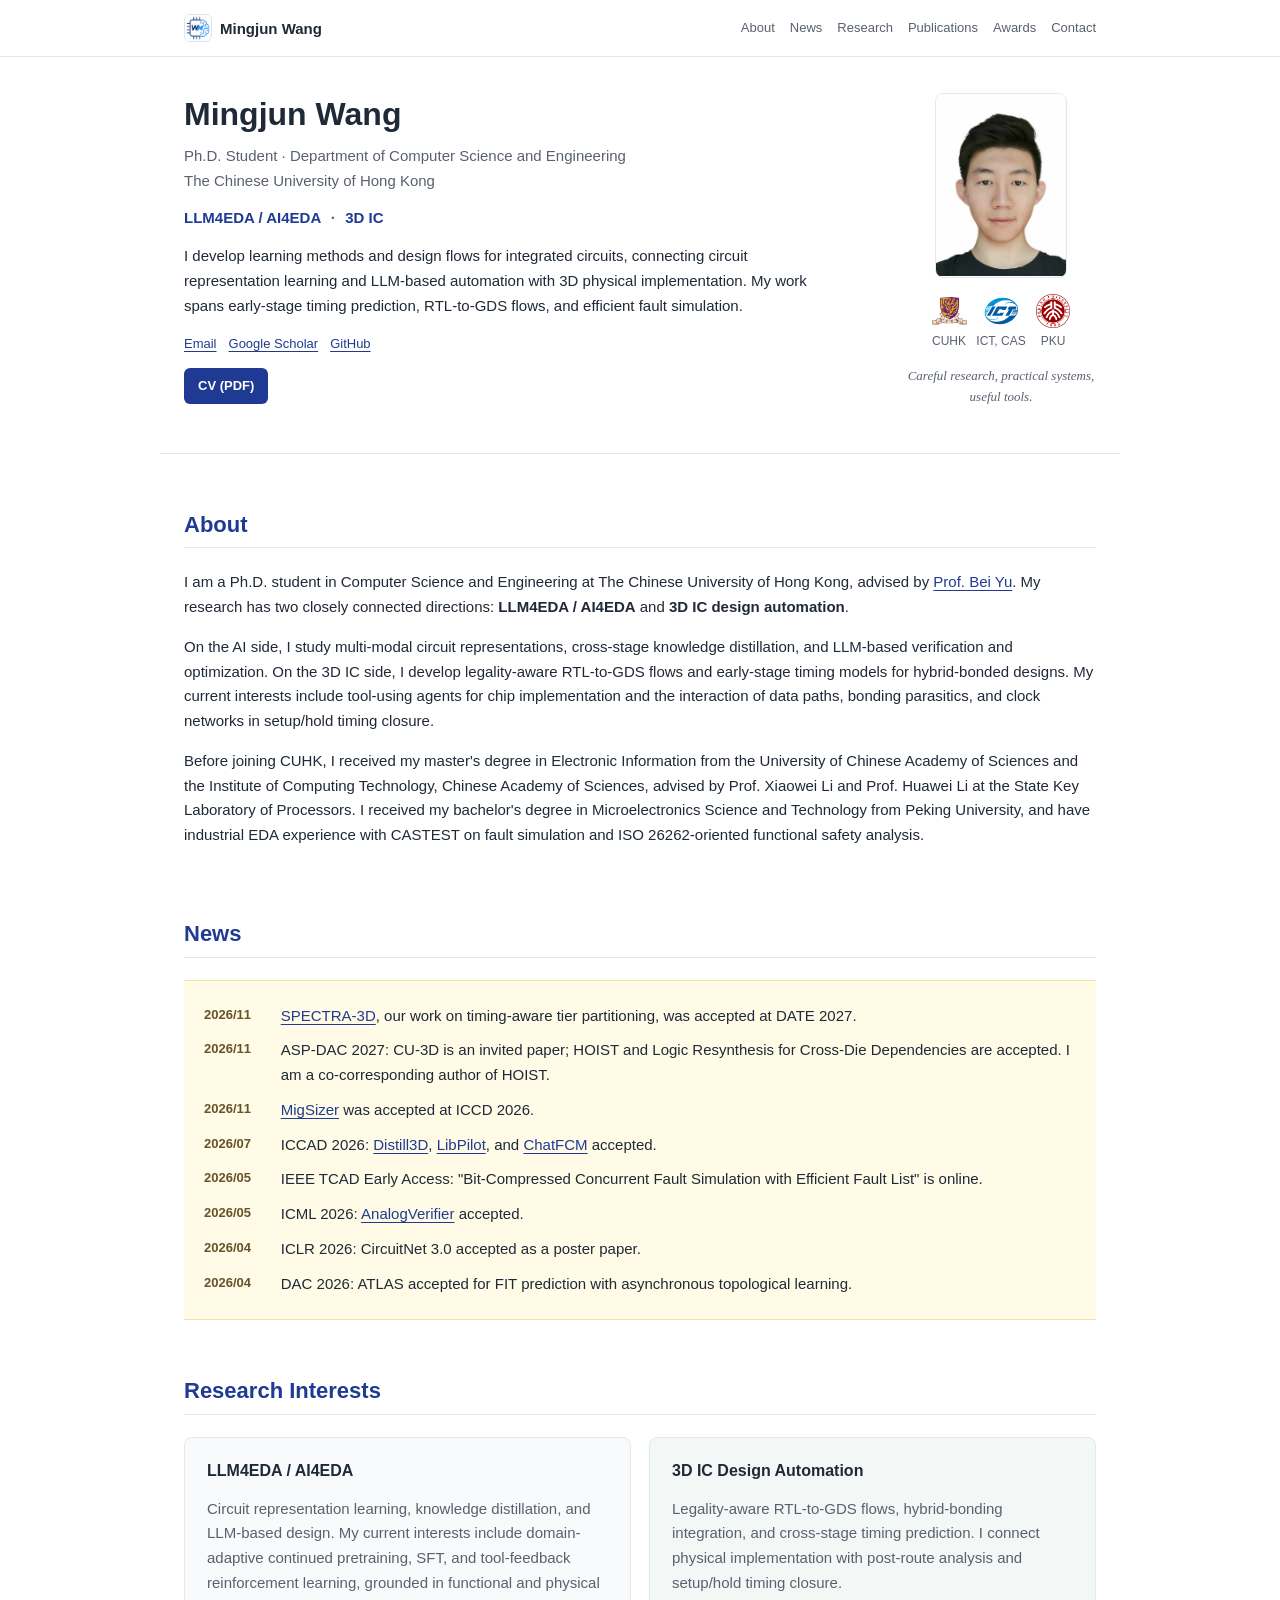
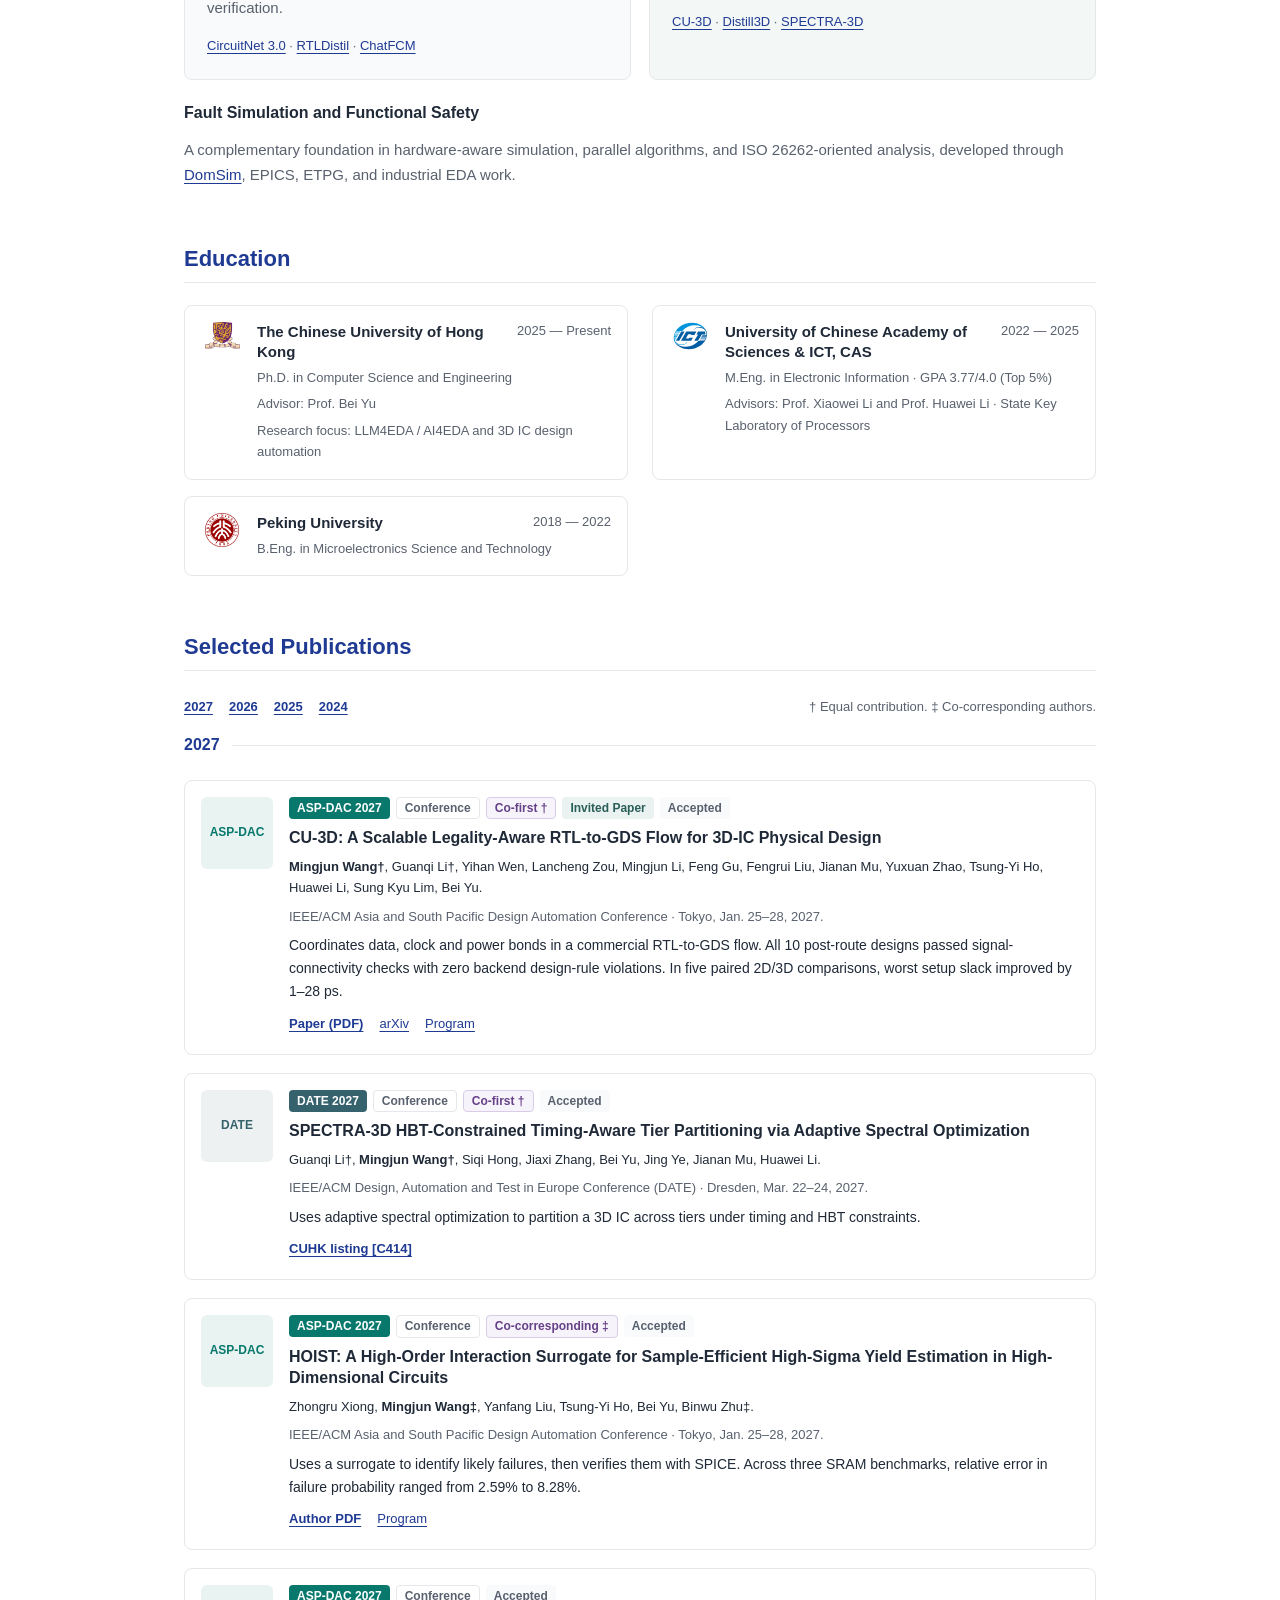
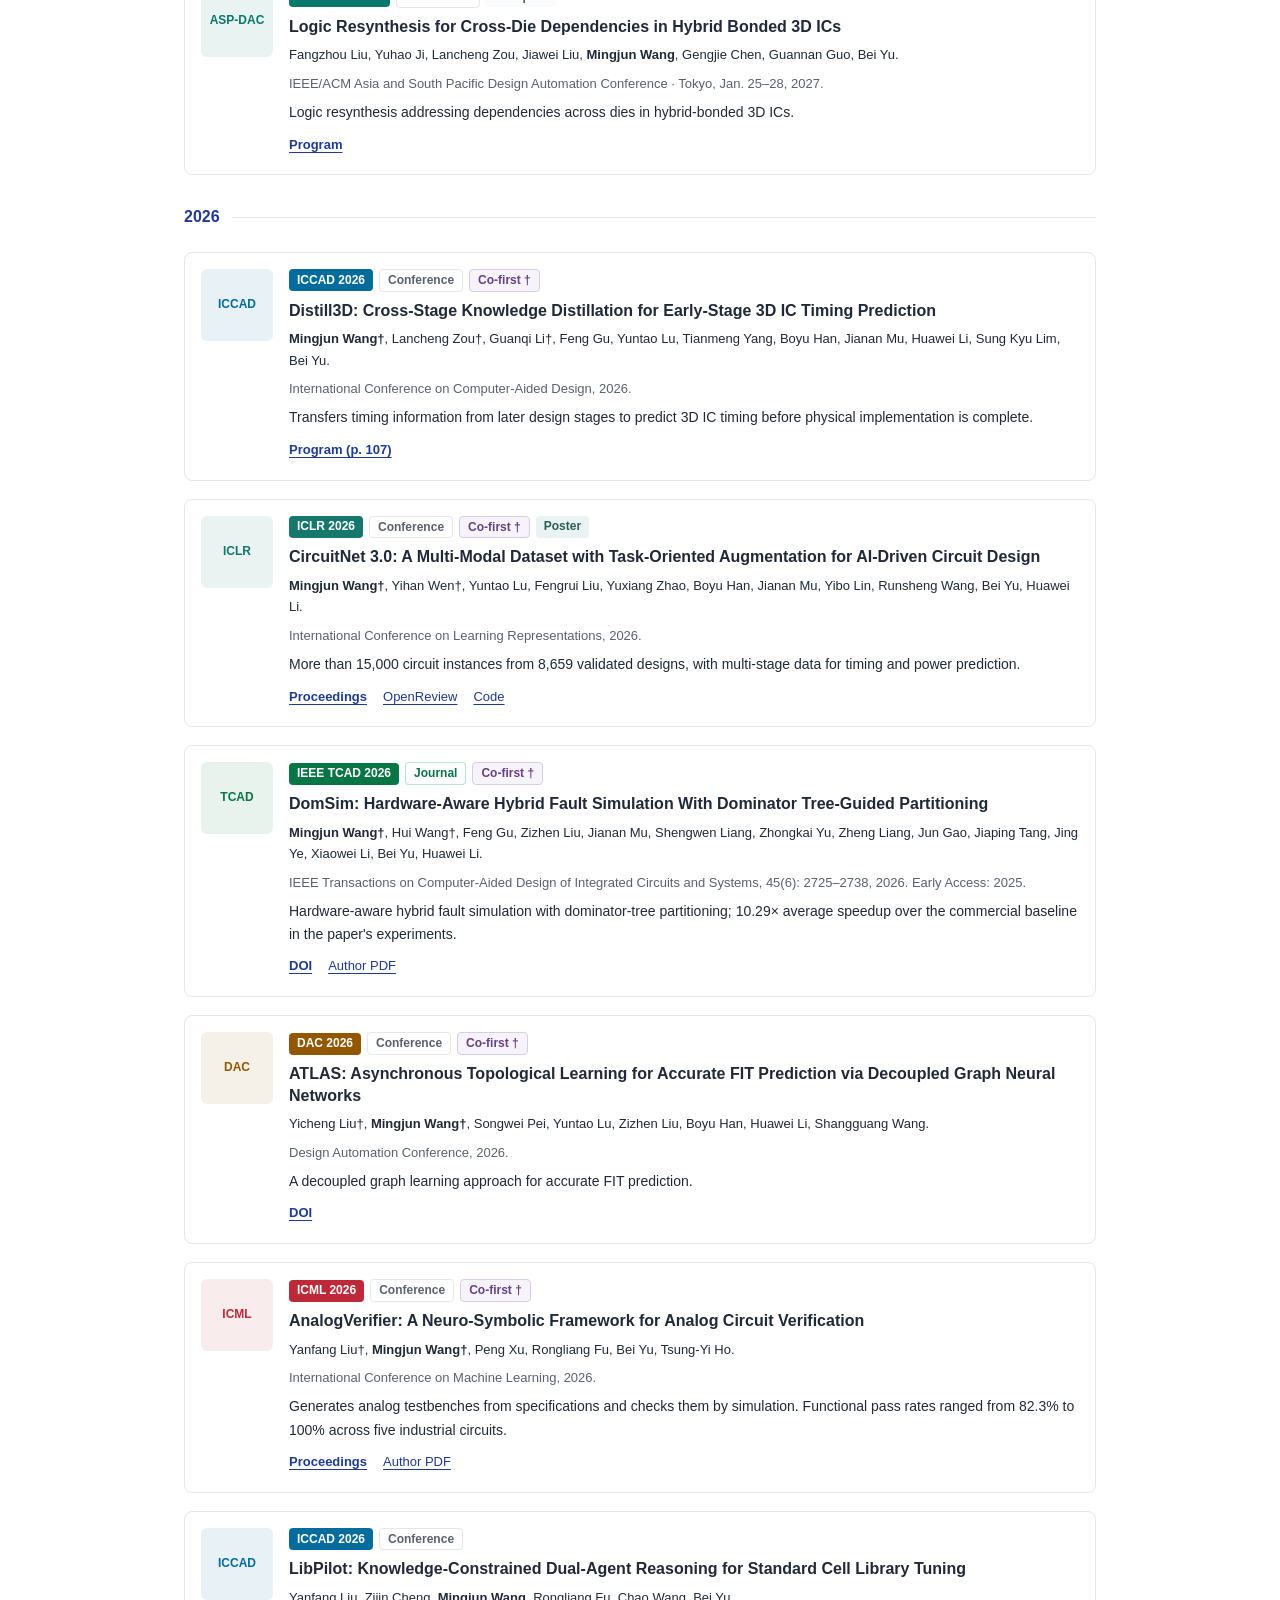
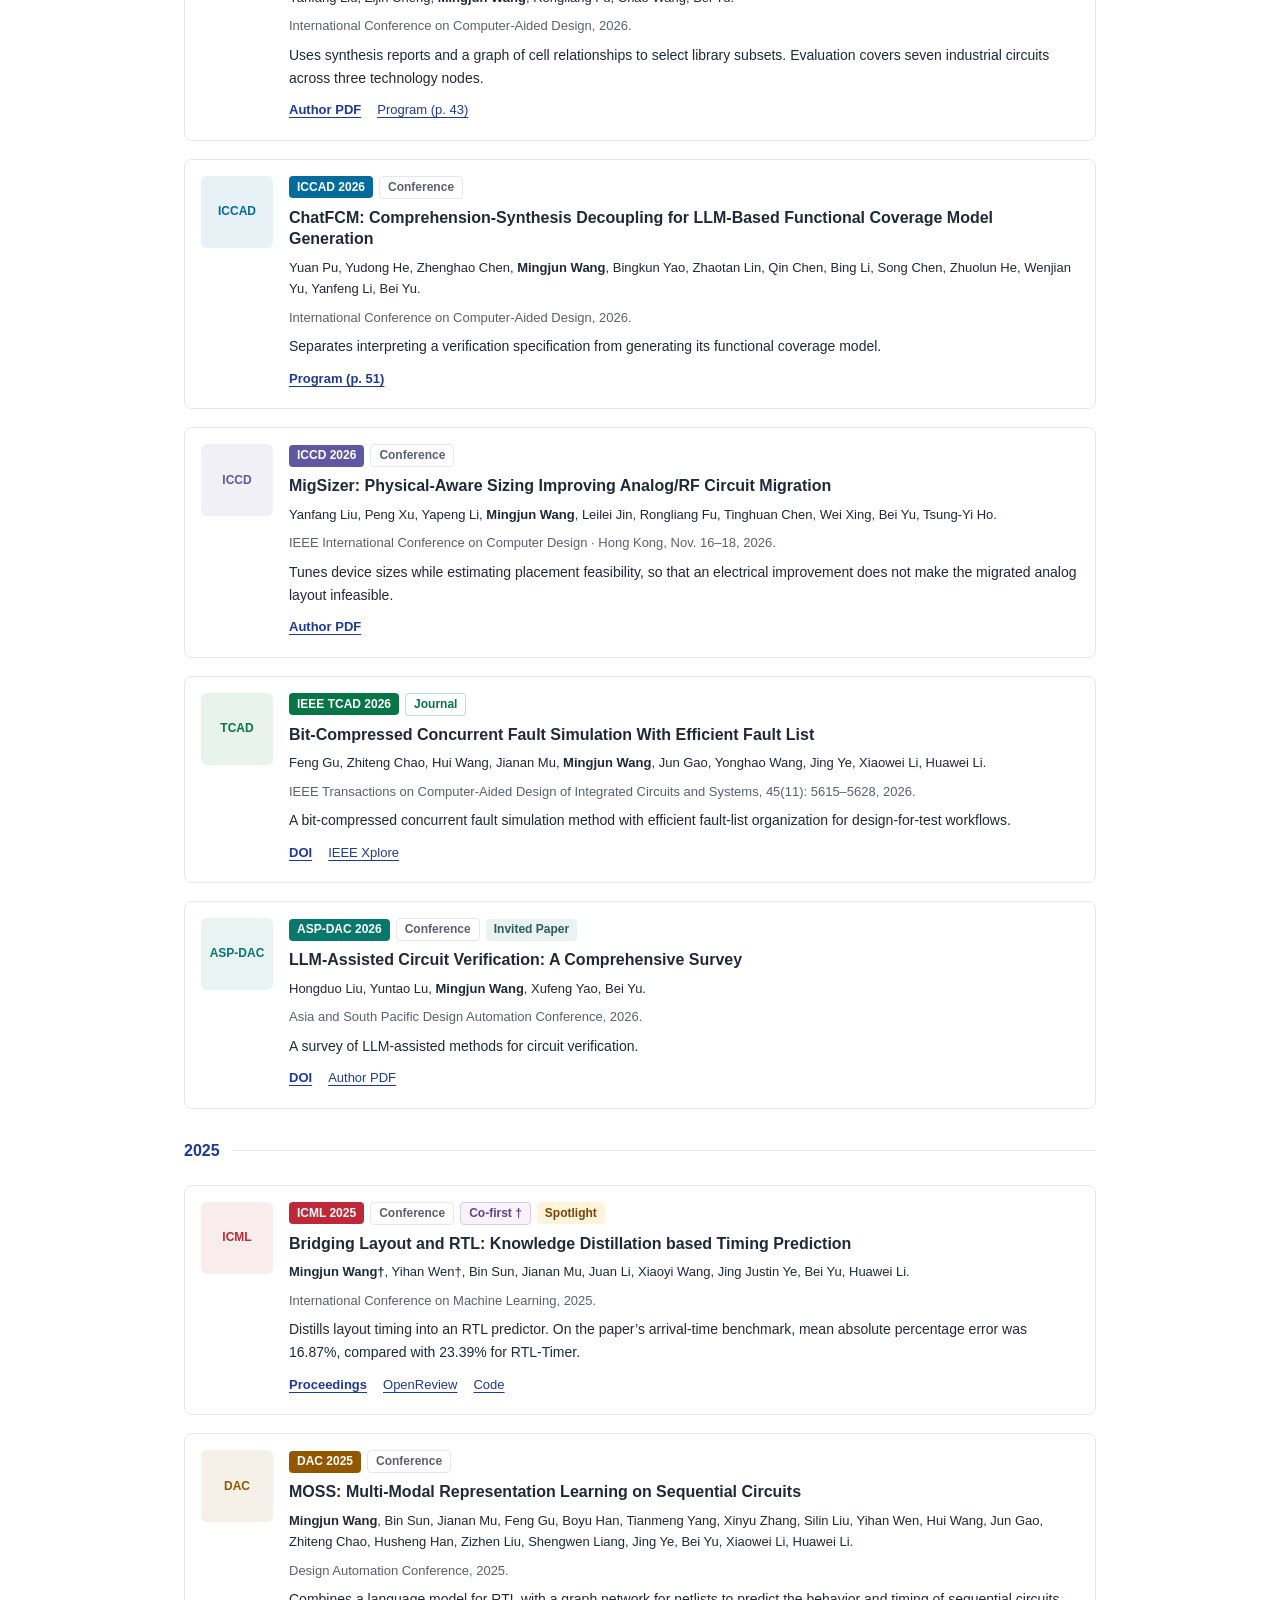
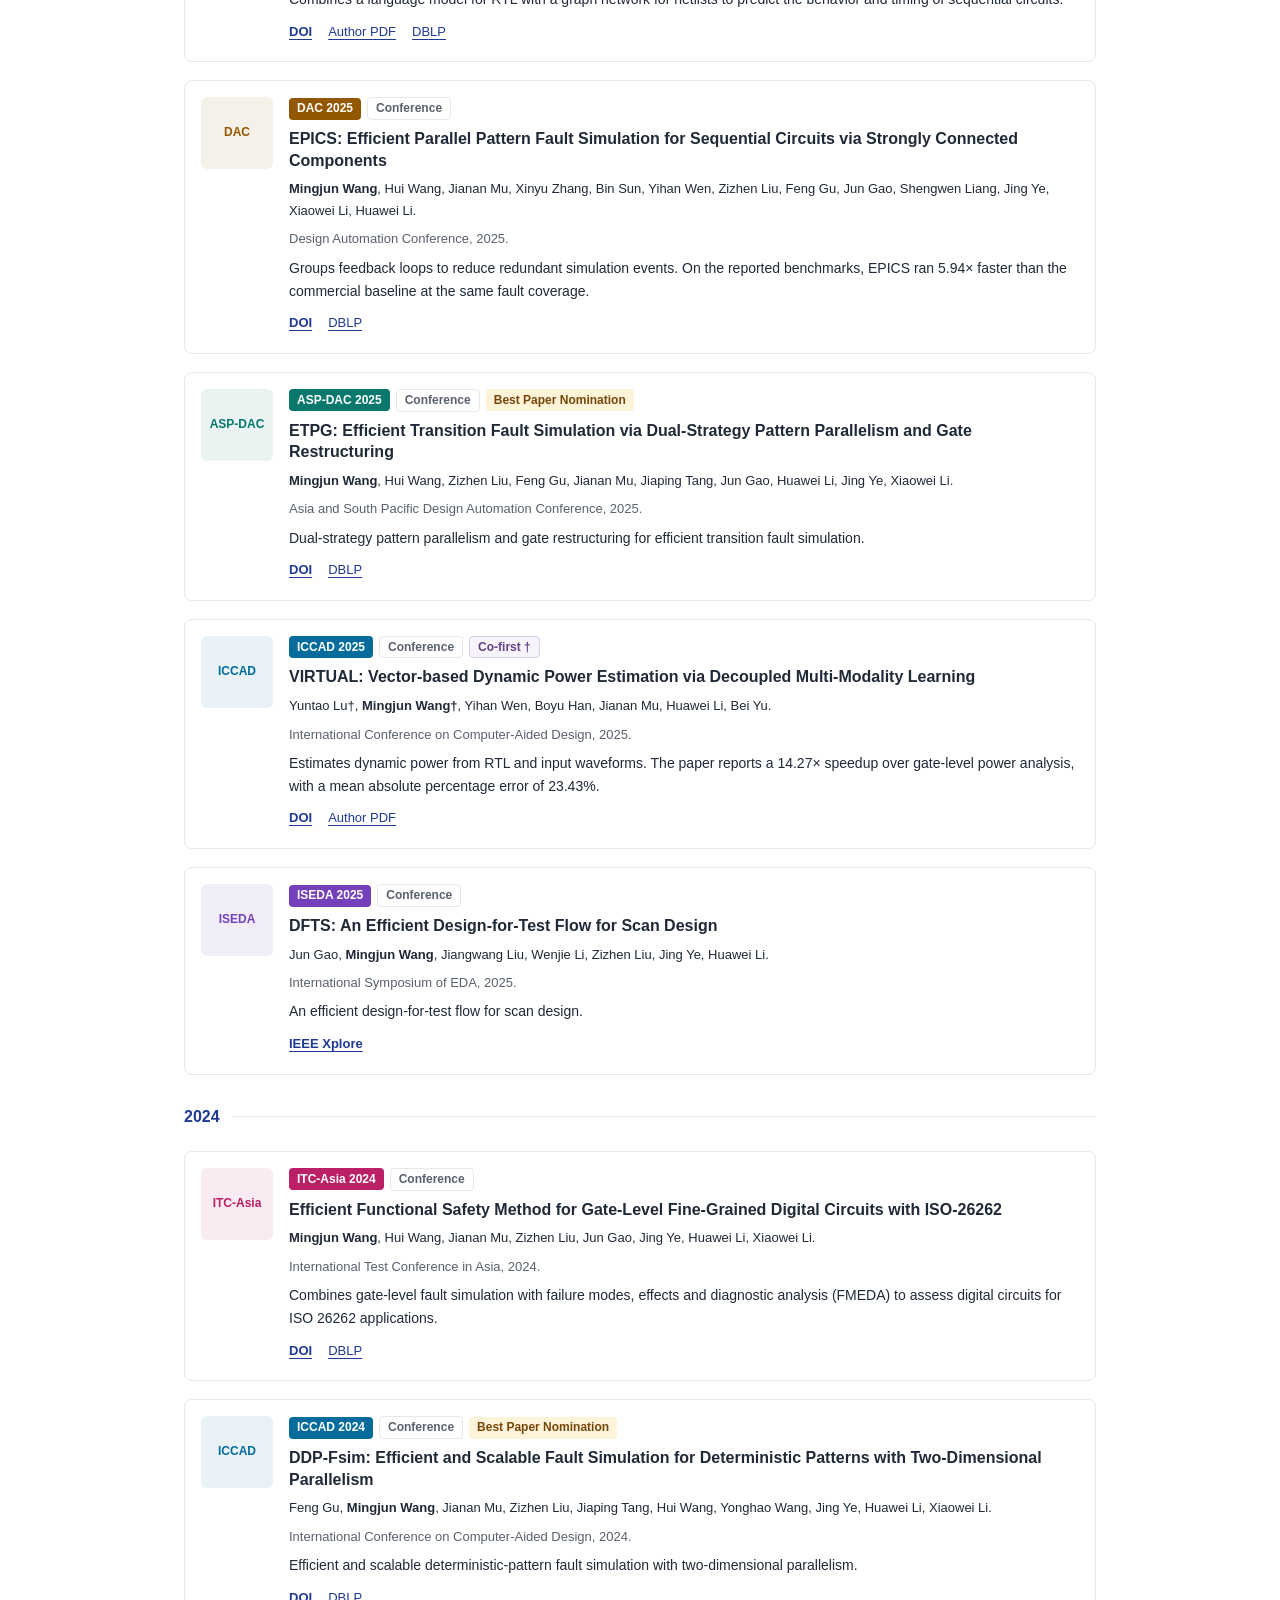
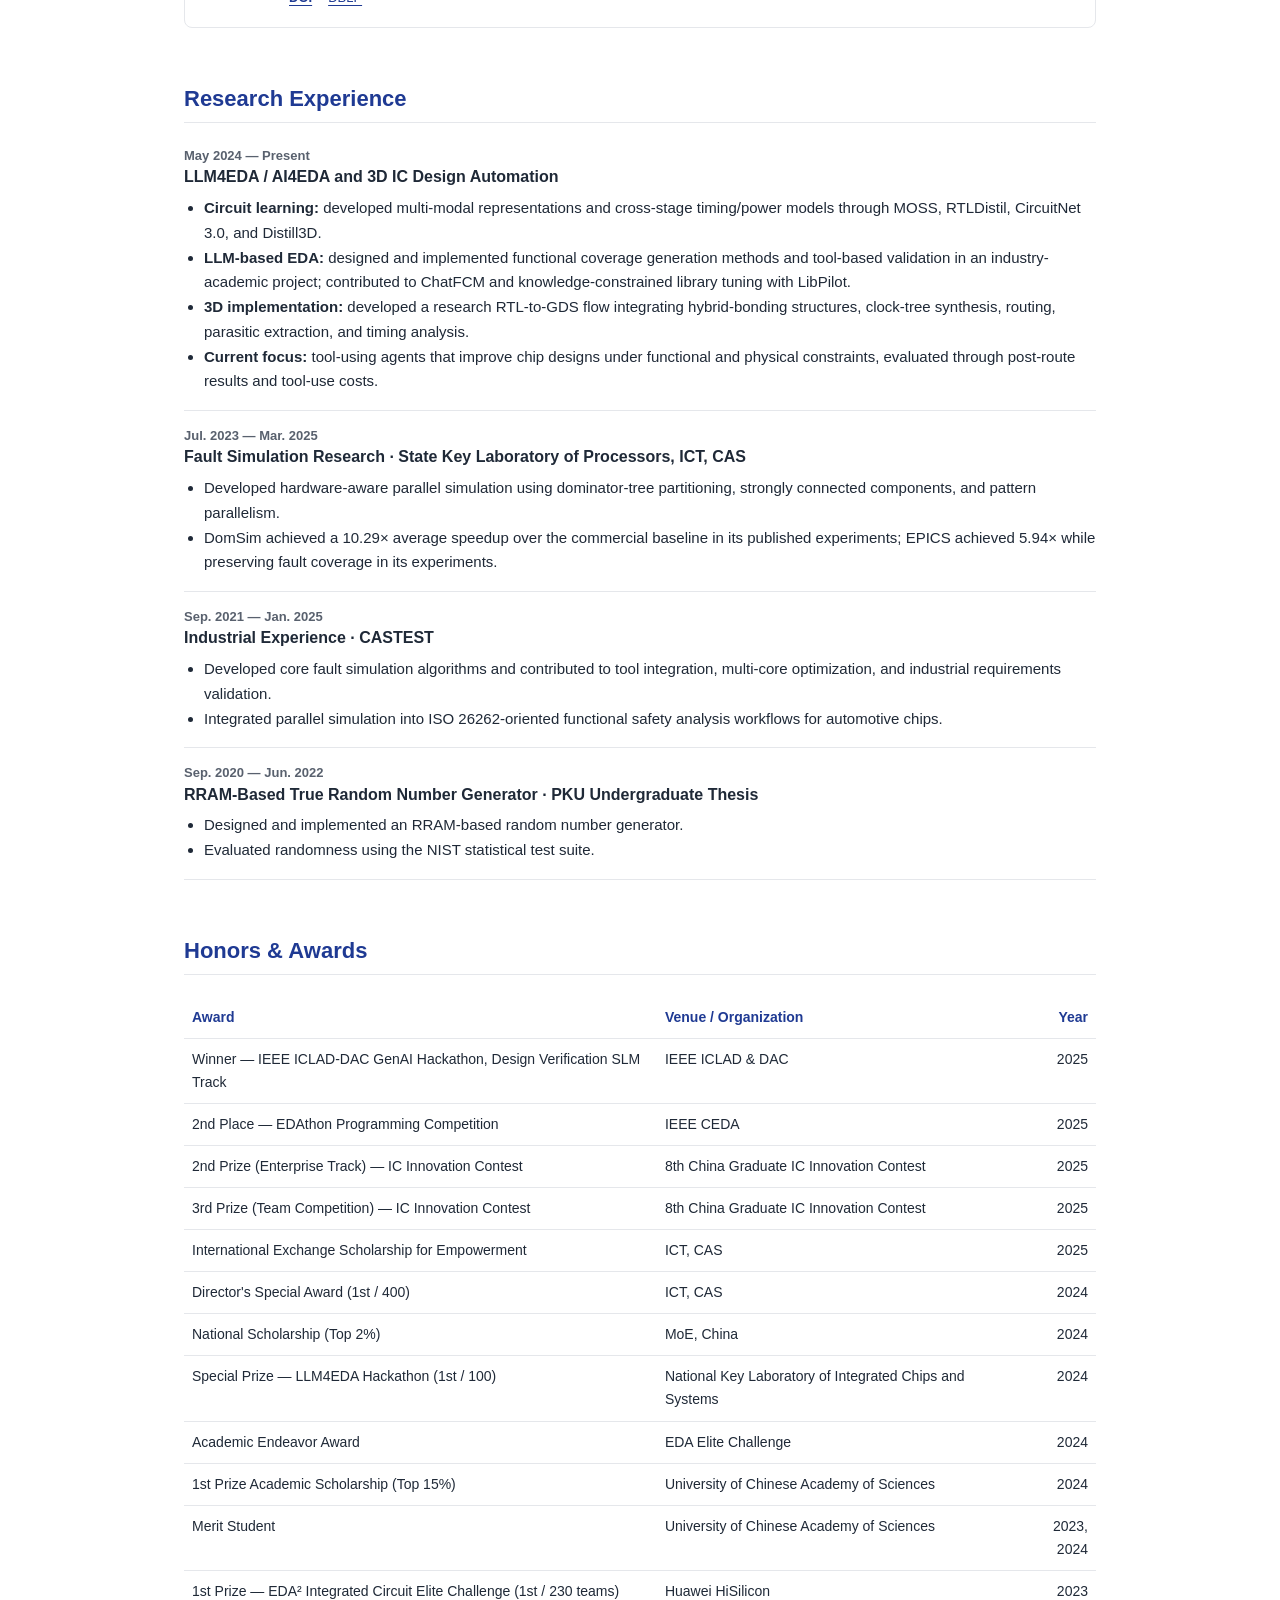
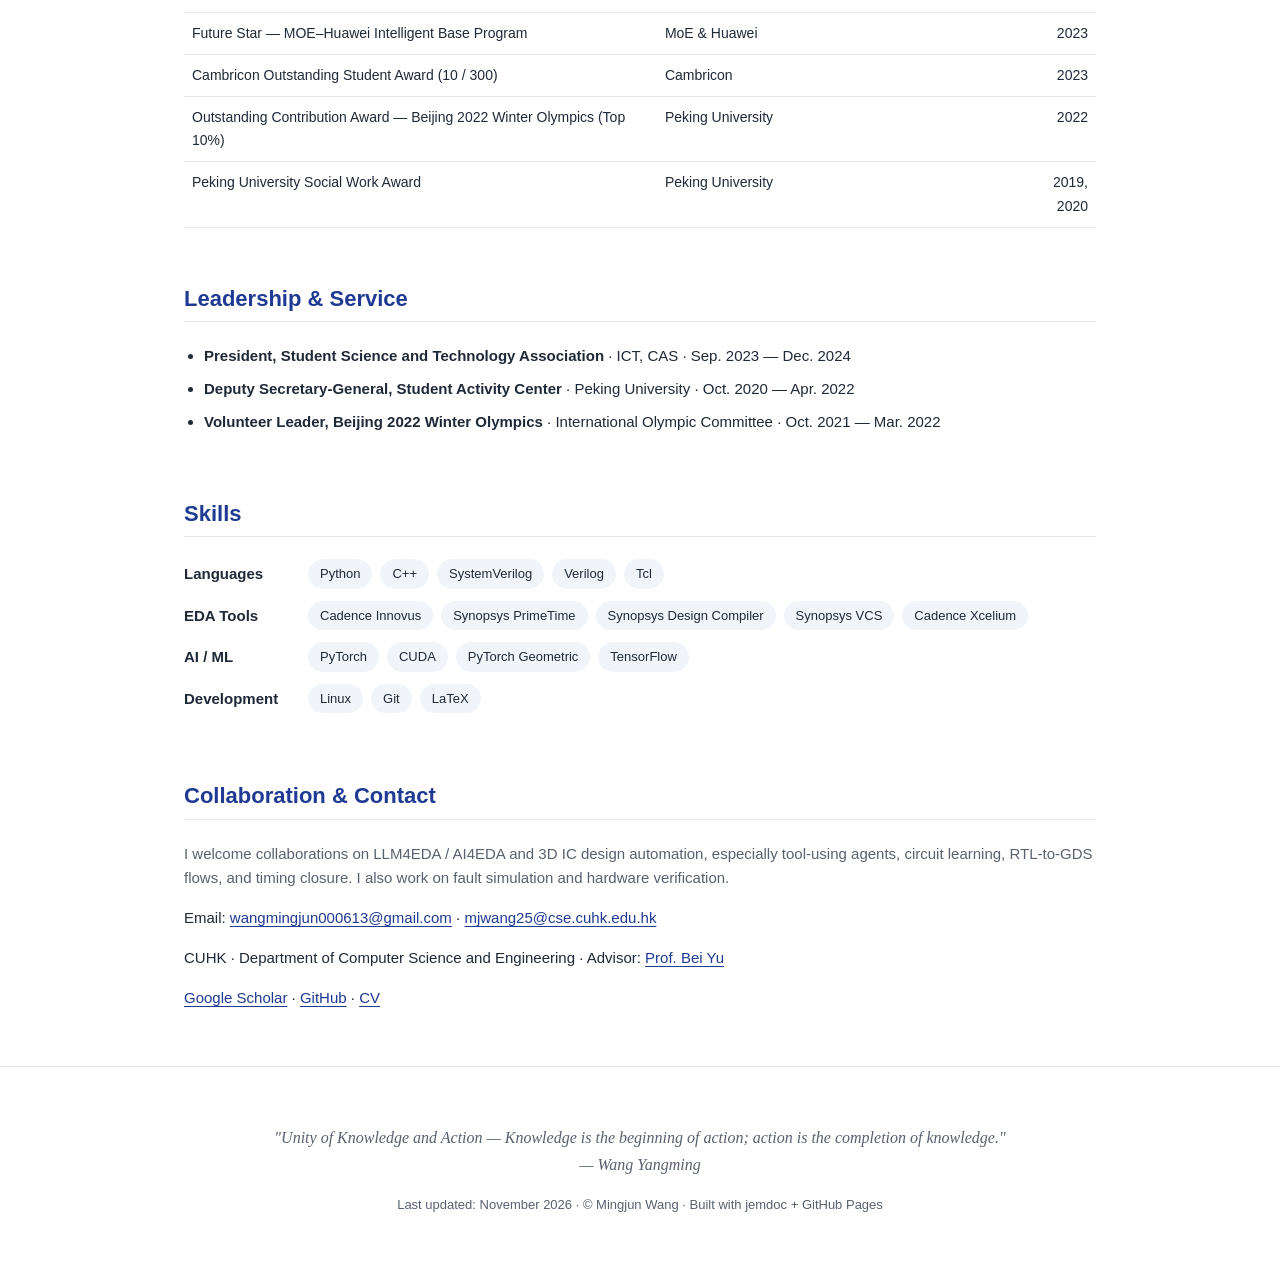
<file: index.html>
<!doctype html>
<html lang="en">
<head>
  <meta charset="utf-8" />
  <meta name="viewport" content="width=device-width, initial-scale=1" />
  <meta name="description" content="Mingjun Wang is a Ph.D. student in Computer Science and Engineering at The Chinese University of Hong Kong. His research focuses on LLM4EDA / AI4EDA and 3D IC design automation, including circuit learning, RTL-to-GDS flows, timing prediction, and fault simulation." />
  <meta property="og:title" content="Mingjun Wang" />
  <meta property="og:description" content="Mingjun Wang is a Ph.D. student in Computer Science and Engineering at The Chinese University of Hong Kong. His research focuses on LLM4EDA / AI4EDA and 3D IC design automation, including circuit learning, RTL-to-GDS flows, timing prediction, and fault simulation." />
  <meta property="og:type" content="website" />
  <meta property="og:url" content="https://wang-mingjun.github.io/" />
  <meta property="og:image" content="https://wang-mingjun.github.io/assets/photo.jpg" />
  <meta name="theme-color" content="#1F3A93" />
  <meta name="generator" content="jemdoc-style renderer" />
  <link rel="icon" type="image/png" sizes="512x512" href="favicon.png" />
  <link rel="shortcut icon" type="image/png" href="favicon.png" />
  <link rel="icon" type="image/png" sizes="48x48" href="assets/favicon-48.png?v=20260716" />
  <link rel="icon" type="image/png" sizes="32x32" href="assets/favicon-32.png?v=20260716" />
  <link rel="icon" type="image/png" sizes="192x192" href="assets/icon-192.png?v=20260716" />
  <link rel="apple-touch-icon" sizes="180x180" href="assets/apple-touch-icon.png?v=20260716" />
  <link rel="canonical" href="https://wang-mingjun.github.io/" />
  <title>Mingjun Wang</title>
  <link rel="stylesheet" href="assets/main.css?v=20261125b" type="text/css" />
</head>
<body>
<a class="skip-link" href="#about">Skip to content</a>
<header class="topbar">
  <nav class="container nav" aria-label="Primary navigation">
    <a class="brand" href="#top">
      <img class="brand-mark" src="assets/brand-mark-128.png?v=20260715" alt="" width="28" height="28" />
      <span>Mingjun Wang</span>
    </a>
    <div class="nav-links">
      <a href="#about">About</a>
      <a href="#news">News</a>
      <a href="#research">Research</a>
      <a href="#publications">Publications</a>
      <a href="#awards">Awards</a>
      <a href="#contact">Contact</a>
    </div>
  </nav>
</header>

<main id="top">
  <section class="hero container">
    <div class="hero-main">
      <h1>Mingjun Wang</h1>
      <p class="subtitle">Ph.D. Student · Department of Computer Science and Engineering<br />The Chinese University of Hong Kong</p>
      <p class="tagline">LLM4EDA / AI4EDA <span aria-hidden="true">·</span> 3D IC</p>
      <p class="hero-bio">
        I develop learning methods and design flows for integrated circuits, connecting circuit representation learning and LLM-based automation with 3D physical implementation. My work spans early-stage timing prediction, RTL-to-GDS flows, and efficient fault simulation.
      </p>
      <div class="link-row">
        <a href="mailto:wangmingjun000613@gmail.com">Email</a>
        <a href="https://scholar.google.com/citations?user=E9aUbvAAAAAJ&amp;hl=en" target="_blank" rel="noopener">Google Scholar</a>
        <a href="https://github.com/xin-xi-xiao" target="_blank" rel="noopener">GitHub</a>
      </div>
      <a class="primary-button" href="assets/cv.pdf?v=20261125b" target="_blank" rel="noopener">CV (PDF)</a>
    </div>
    <aside class="hero-side" aria-label="Profile portrait and affiliations">
      <img class="portrait-card" src="assets/photo.jpg?v=20260713a" alt="Portrait of Mingjun Wang" width="132" height="185" />
      <div class="affiliation-logos">
        <span class="logo-frame"><img class="cuhk-mark" src="assets/cuhk.png" alt="" /><span>CUHK</span></span>
        <span class="logo-frame"><img class="ict-mark" src="assets/ict.svg?v=20261124" alt="" /><span>ICT, CAS</span></span>
        <span class="logo-frame"><img src="assets/pku.png" alt="" /><span>PKU</span></span>
      </div>
      <p class="quote">Careful research, practical systems, useful tools.</p>
    </aside>
  </section>

  <section id="about" class="section container">
    <h2>About</h2>
    <div class="prose">
      <p>I am a Ph.D. student in Computer Science and Engineering at The Chinese University of Hong Kong, advised by <a href="https://www.cse.cuhk.edu.hk/~byu/" target="_blank" rel="noopener">Prof. Bei Yu</a>. My research has two closely connected directions: <strong>LLM4EDA / AI4EDA</strong> and <strong>3D IC design automation</strong>.</p>
      <p>On the AI side, I study multi-modal circuit representations, cross-stage knowledge distillation, and LLM-based verification and optimization. On the 3D IC side, I develop legality-aware RTL-to-GDS flows and early-stage timing models for hybrid-bonded designs. My current interests include tool-using agents for chip implementation and the interaction of data paths, bonding parasitics, and clock networks in setup/hold timing closure.</p>
      <p>Before joining CUHK, I received my master's degree in Electronic Information from the University of Chinese Academy of Sciences and the Institute of Computing Technology, Chinese Academy of Sciences, advised by Prof. Xiaowei Li and Prof. Huawei Li at the State Key Laboratory of Processors. I received my bachelor's degree in Microelectronics Science and Technology from Peking University, and have industrial EDA experience with CASTEST on fault simulation and ISO 26262-oriented functional safety analysis.</p>
    </div>
  </section>

  <section id="news" class="section container">
    <h2>News</h2>
    <div class="news-box">
      <p><time datetime="2026-11">2026/11</time><span><a href="#pub-spectra3d">SPECTRA-3D</a>, our work on timing-aware tier partitioning, was accepted at DATE 2027.</span></p>
      <p><time datetime="2026-11">2026/11</time><span>ASP-DAC 2027: CU-3D is an invited paper; HOIST and Logic Resynthesis for Cross-Die Dependencies are accepted. I am a co-corresponding author of HOIST.</span></p>
      <p><time datetime="2026-11">2026/11</time><span><a href="#pub-migsizer">MigSizer</a> was accepted at ICCD 2026.</span></p>
      <p><time datetime="2026-07">2026/07</time><span>ICCAD 2026: <a href="#pub-distill3d">Distill3D</a>, <a href="#pub-libpilot">LibPilot</a>, and <a href="#pub-chatfcm">ChatFCM</a> accepted.</span></p>
      <p><time datetime="2026-05">2026/05</time><span>IEEE TCAD Early Access: "Bit-Compressed Concurrent Fault Simulation with Efficient Fault List" is online.</span></p>
      <p><time datetime="2026-05">2026/05</time><span>ICML 2026: <a href="#pub-analogverifier">AnalogVerifier</a> accepted.</span></p>
      <p><time datetime="2026-04">2026/04</time><span>ICLR 2026: CircuitNet 3.0 accepted as a poster paper.</span></p>
      <p><time datetime="2026-04">2026/04</time><span>DAC 2026: ATLAS accepted for FIT prediction with asynchronous topological learning.</span></p>
    </div>
  </section>

  <section id="research" class="section container">
    <h2>Research Interests</h2>
    <div class="focus-grid">
      <article class="focus-card">
        <h3>LLM4EDA / AI4EDA</h3>
        <p>Circuit representation learning, knowledge distillation, and LLM-based design. My current interests include domain-adaptive continued pretraining, SFT, and tool-feedback reinforcement learning, grounded in functional and physical verification.</p>
        <p class="focus-links"><a href="#pub-circuitnet">CircuitNet 3.0</a> · <a href="#pub-rtldistil">RTLDistil</a> · <a href="#pub-chatfcm">ChatFCM</a></p>
      </article>
      <article class="focus-card">
        <h3>3D IC Design Automation</h3>
        <p>Legality-aware RTL-to-GDS flows, hybrid-bonding integration, and cross-stage timing prediction. I connect physical implementation with post-route analysis and setup/hold timing closure.</p>
        <p class="focus-links"><a href="#pub-cu3d">CU-3D</a> · <a href="#pub-distill3d">Distill3D</a> · <a href="#pub-spectra3d">SPECTRA-3D</a></p>
      </article>
      <article class="focus-card focus-support">
        <h3>Fault Simulation and Functional Safety</h3>
        <p>A complementary foundation in hardware-aware simulation, parallel algorithms, and ISO 26262-oriented analysis, developed through <a href="#pub-domsim">DomSim</a>, EPICS, ETPG, and industrial EDA work.</p>
      </article>
    </div>
  </section>

  <section id="education" class="section container">
    <h2>Education</h2>
    <div class="edu-list">
      <article class="edu-item">
        <img class="cuhk-mark" src="assets/cuhk.png" alt="CUHK logo" />
        <div>
          <div class="edu-head"><strong>The Chinese University of Hong Kong</strong><span>2025 — Present</span></div>
          <p>Ph.D. in Computer Science and Engineering</p>
          <p>Advisor: Prof. Bei Yu</p>
          <p>Research focus: LLM4EDA / AI4EDA and 3D IC design automation</p>
        </div>
      </article>
      <article class="edu-item">
        <img class="ict-mark" src="assets/ict.svg?v=20261124" alt="ICT CAS logo" />
        <div>
          <div class="edu-head"><strong>University of Chinese Academy of Sciences &amp; ICT, CAS</strong><span>2022 — 2025</span></div>
          <p>M.Eng. in Electronic Information · GPA 3.77/4.0 (Top 5%)</p>
          <p>Advisors: Prof. Xiaowei Li and Prof. Huawei Li · State Key Laboratory of Processors</p>
        </div>
      </article>
      <article class="edu-item">
        <img src="assets/pku.png" alt="Peking University logo" />
        <div>
          <div class="edu-head"><strong>Peking University</strong><span>2018 — 2022</span></div>
          <p>B.Eng. in Microelectronics Science and Technology</p>
        </div>
      </article>
    </div>
  </section>

  <section id="publications" class="section container">
    <h2>Selected Publications</h2>
    <div class="pub-index">
      <nav aria-label="Publications by year"><a href="#papers-2027">2027</a><a href="#papers-2026">2026</a><a href="#papers-2025">2025</a><a href="#papers-2024">2024</a></nav>
      <p class="equal-note">† Equal contribution. ‡ Co-corresponding authors.</p>
    </div>
    <div class="pub-list">
      <div class="pub-year" id="papers-2027"><span>2027</span></div>
      <article class="pub-card" id="pub-cu3d">
        <div class="venue-block badge-aspdac" aria-hidden="true">ASP-DAC</div>
        <div class="pub-body">
          <div class="pub-tags">
            <span class="venue badge-aspdac">ASP-DAC 2027</span>
            <span class="type-badge conference">Conference</span>
            <span class="role-badge">Co-first †</span>
            <span class="format-badge">Invited Paper</span>
            <span class="status-badge">Accepted</span>
          </div>
          <h3>CU-3D: A Scalable Legality-Aware RTL-to-GDS Flow for 3D-IC Physical Design</h3>
          <p class="authors"><strong>Mingjun Wang†</strong>, Guanqi Li†, Yihan Wen, Lancheng Zou, Mingjun Li, Feng Gu, Fengrui Liu, Jianan Mu, Yuxuan Zhao, Tsung-Yi Ho, Huawei Li, Sung Kyu Lim, Bei Yu.</p>
          <p class="meta">IEEE/ACM Asia and South Pacific Design Automation Conference · Tokyo, Jan. 25–28, 2027.</p>
          <p class="desc">Coordinates data, clock and power bonds in a commercial RTL-to-GDS flow. All 10 post-route designs passed signal-connectivity checks with zero backend design-rule violations. In five paired 2D/3D comparisons, worst setup slack improved by 1–28 ps.</p>
          <div class="pub-links"><a href="https://arxiv.org/pdf/2611.11475v2" target="_blank" rel="noopener">Paper (PDF)</a><a href="https://arxiv.org/abs/2611.11475" target="_blank" rel="noopener">arXiv</a><a href="https://easychair.org/smart-program/ASP-DAC2027/2027-01-27.html#talk:332283" target="_blank" rel="noopener">Program</a></div>
        </div>
      </article>

      <article class="pub-card" id="pub-spectra3d">
        <div class="venue-block badge-date" aria-hidden="true">DATE</div>
        <div class="pub-body">
          <div class="pub-tags">
            <span class="venue badge-date">DATE 2027</span>
            <span class="type-badge conference">Conference</span>
            <span class="role-badge">Co-first †</span>
            <span class="status-badge">Accepted</span>
          </div>
          <h3>SPECTRA-3D HBT-Constrained Timing-Aware Tier Partitioning via Adaptive Spectral Optimization</h3>
          <p class="authors">Guanqi Li†, <strong>Mingjun Wang†</strong>, Siqi Hong, Jiaxi Zhang, Bei Yu, Jing Ye, Jianan Mu, Huawei Li.</p>
          <p class="meta">IEEE/ACM Design, Automation and Test in Europe Conference (DATE) · Dresden, Mar. 22–24, 2027.</p>
          <p class="desc">Uses adaptive spectral optimization to partition a 3D IC across tiers under timing and HBT constraints.</p>
          <div class="pub-links"><a href="https://www.cse.cuhk.edu.hk/~byu/publications.html" target="_blank" rel="noopener">CUHK listing [C414]</a></div>
        </div>
      </article>

      <article class="pub-card" id="pub-hoist">
        <div class="venue-block badge-aspdac" aria-hidden="true">ASP-DAC</div>
        <div class="pub-body">
          <div class="pub-tags">
            <span class="venue badge-aspdac">ASP-DAC 2027</span>
            <span class="type-badge conference">Conference</span>
            <span class="role-badge">Co-corresponding ‡</span>
            <span class="status-badge">Accepted</span>
          </div>
          <h3>HOIST: A High-Order Interaction Surrogate for Sample-Efficient High-Sigma Yield Estimation in High-Dimensional Circuits</h3>
          <p class="authors">Zhongru Xiong, <strong>Mingjun Wang‡</strong>, Yanfang Liu, Tsung-Yi Ho, Bei Yu, Binwu Zhu‡.</p>
          <p class="meta">IEEE/ACM Asia and South Pacific Design Automation Conference · Tokyo, Jan. 25–28, 2027.</p>
          <p class="desc">Uses a surrogate to identify likely failures, then verifies them with SPICE. Across three SRAM benchmarks, relative error in failure probability ranged from 2.59% to 8.28%.</p>
          <div class="pub-links"><a href="https://yf0812.github.io/_pages/paper/ASPDAC27_HOIST_zhongru.pdf" target="_blank" rel="noopener">Author PDF</a><a href="https://easychair.org/smart-program/ASP-DAC2027/2027-01-28.html#talk:329763" target="_blank" rel="noopener">Program</a></div>
        </div>
      </article>

      <article class="pub-card" id="pub-resynthesis">
        <div class="venue-block badge-aspdac" aria-hidden="true">ASP-DAC</div>
        <div class="pub-body">
          <div class="pub-tags">
            <span class="venue badge-aspdac">ASP-DAC 2027</span>
            <span class="type-badge conference">Conference</span>
            <span class="status-badge">Accepted</span>
          </div>
          <h3>Logic Resynthesis for Cross-Die Dependencies in Hybrid Bonded 3D ICs</h3>
          <p class="authors">Fangzhou Liu, Yuhao Ji, Lancheng Zou, Jiawei Liu, <strong>Mingjun Wang</strong>, Gengjie Chen, Guannan Guo, Bei Yu.</p>
          <p class="meta">IEEE/ACM Asia and South Pacific Design Automation Conference · Tokyo, Jan. 25–28, 2027.</p>
          <p class="desc">Logic resynthesis addressing dependencies across dies in hybrid-bonded 3D ICs.</p>
          <div class="pub-links"><a href="https://easychair.org/smart-program/ASP-DAC2027/2027-01-28.html#talk:329661" target="_blank" rel="noopener">Program</a></div>
        </div>
      </article>

      <div class="pub-year" id="papers-2026"><span>2026</span></div>
      <article class="pub-card" id="pub-distill3d">
        <div class="venue-block badge-iccad" aria-hidden="true">ICCAD</div>
        <div class="pub-body">
          <div class="pub-tags">
            <span class="venue badge-iccad">ICCAD 2026</span>
            <span class="type-badge conference">Conference</span>
            <span class="role-badge">Co-first †</span>
          </div>
          <h3>Distill3D: Cross-Stage Knowledge Distillation for Early-Stage 3D IC Timing Prediction</h3>
          <p class="authors"><strong>Mingjun Wang†</strong>, Lancheng Zou†, Guanqi Li†, Feng Gu, Yuntao Lu, Tianmeng Yang, Boyu Han, Jianan Mu, Huawei Li, Sung Kyu Lim, Bei Yu.</p>
          <p class="meta">International Conference on Computer-Aided Design, 2026.</p>
          <p class="desc">Transfers timing information from later design stages to predict 3D IC timing before physical implementation is complete.</p>
          <div class="pub-links"><a href="https://confcats-event-sessions.s3.us-east-1.amazonaws.com/iccad26/uploads/ICCAD_2026_Program_v18.pdf#page=107" target="_blank" rel="noopener">Program (p. 107)</a></div>
        </div>
      </article>

      <article class="pub-card" id="pub-circuitnet">
        <div class="venue-block badge-iclr" aria-hidden="true">ICLR</div>
        <div class="pub-body">
          <div class="pub-tags">
            <span class="venue badge-iclr">ICLR 2026</span>
            <span class="type-badge conference">Conference</span>
            <span class="role-badge">Co-first †</span>
            <span class="format-badge">Poster</span>
          </div>
          <h3>CircuitNet 3.0: A Multi-Modal Dataset with Task-Oriented Augmentation for AI-Driven Circuit Design</h3>
          <p class="authors"><strong>Mingjun Wang†</strong>, Yihan Wen†, Yuntao Lu, Fengrui Liu, Yuxiang Zhao, Boyu Han, Jianan Mu, Yibo Lin, Runsheng Wang, Bei Yu, Huawei Li.</p>
          <p class="meta">International Conference on Learning Representations, 2026.</p>
          <p class="desc">More than 15,000 circuit instances from 8,659 validated designs, with multi-stage data for timing and power prediction.</p>
          <div class="pub-links"><a href="https://proceedings.iclr.cc/paper_files/paper/2026/hash/2e0f5561c1553a97cee5fa64575358c9-Abstract-Conference.html" target="_blank" rel="noopener">Proceedings</a><a href="https://openreview.net/forum?id=lEDb4gQ4dB" target="_blank" rel="noopener">OpenReview</a><a href="https://github.com/sklp-eda-lab/iclr-circuitnet_3.0/" target="_blank" rel="noopener">Code</a></div>
        </div>
      </article>

      <article class="pub-card" id="pub-domsim">
        <div class="venue-block badge-tcad" aria-hidden="true">TCAD</div>
        <div class="pub-body">
          <div class="pub-tags">
            <span class="venue badge-tcad">IEEE TCAD 2026</span>
            <span class="type-badge journal">Journal</span>
            <span class="role-badge">Co-first †</span>
          </div>
          <h3>DomSim: Hardware-Aware Hybrid Fault Simulation With Dominator Tree-Guided Partitioning</h3>
          <p class="authors"><strong>Mingjun Wang†</strong>, Hui Wang†, Feng Gu, Zizhen Liu, Jianan Mu, Shengwen Liang, Zhongkai Yu, Zheng Liang, Jun Gao, Jiaping Tang, Jing Ye, Xiaowei Li, Bei Yu, Huawei Li.</p>
          <p class="meta">IEEE Transactions on Computer-Aided Design of Integrated Circuits and Systems, 45(6): 2725–2738, 2026. Early Access: 2025.</p>
          <p class="desc">Hardware-aware hybrid fault simulation with dominator-tree partitioning; 10.29× average speedup over the commercial baseline in the paper's experiments.</p>
          <div class="pub-links"><a href="https://doi.org/10.1109/TCAD.2025.3624173" target="_blank" rel="noopener">DOI</a><a href="https://www.cse.cuhk.edu.hk/~byu/papers/J179-TCAD2026-DomSim.pdf" target="_blank" rel="noopener">Author PDF</a></div>
        </div>
      </article>

      <article class="pub-card" id="pub-atlas">
        <div class="venue-block badge-dac" aria-hidden="true">DAC</div>
        <div class="pub-body">
          <div class="pub-tags">
            <span class="venue badge-dac">DAC 2026</span>
            <span class="type-badge conference">Conference</span>
            <span class="role-badge">Co-first †</span>
          </div>
          <h3>ATLAS: Asynchronous Topological Learning for Accurate FIT Prediction via Decoupled Graph Neural Networks</h3>
          <p class="authors">Yicheng Liu†, <strong>Mingjun Wang†</strong>, Songwei Pei, Yuntao Lu, Zizhen Liu, Boyu Han, Huawei Li, Shangguang Wang.</p>
          <p class="meta">Design Automation Conference, 2026.</p>
          <p class="desc">A decoupled graph learning approach for accurate FIT prediction.</p>
          <div class="pub-links"><a href="https://doi.org/10.1145/3770743.3812688" target="_blank" rel="noopener">DOI</a></div>
        </div>
      </article>

      <article class="pub-card" id="pub-analogverifier">
        <div class="venue-block badge-icml" aria-hidden="true">ICML</div>
        <div class="pub-body">
          <div class="pub-tags">
            <span class="venue badge-icml">ICML 2026</span>
            <span class="type-badge conference">Conference</span>
            <span class="role-badge">Co-first †</span>
          </div>
          <h3>AnalogVerifier: A Neuro-Symbolic Framework for Analog Circuit Verification</h3>
          <p class="authors">Yanfang Liu†, <strong>Mingjun Wang†</strong>, Peng Xu, Rongliang Fu, Bei Yu, Tsung-Yi Ho.</p>
          <p class="meta">International Conference on Machine Learning, 2026.</p>
          <p class="desc">Generates analog testbenches from specifications and checks them by simulation. Functional pass rates ranged from 82.3% to 100% across five industrial circuits.</p>
          <div class="pub-links"><a href="https://proceedings.mlr.press/v306/liu26en.html" target="_blank" rel="noopener">Proceedings</a><a href="https://www.cse.cuhk.edu.hk/~byu/papers/C356-ICML2026-AnalogVerifier.pdf" target="_blank" rel="noopener">Author PDF</a></div>
        </div>
      </article>

      <article class="pub-card" id="pub-libpilot">
        <div class="venue-block badge-iccad" aria-hidden="true">ICCAD</div>
        <div class="pub-body">
          <div class="pub-tags">
            <span class="venue badge-iccad">ICCAD 2026</span>
            <span class="type-badge conference">Conference</span>
          </div>
          <h3>LibPilot: Knowledge-Constrained Dual-Agent Reasoning for Standard Cell Library Tuning</h3>
          <p class="authors">Yanfang Liu, Zijin Cheng, <strong>Mingjun Wang</strong>, Rongliang Fu, Chao Wang, Bei Yu.</p>
          <p class="meta">International Conference on Computer-Aided Design, 2026.</p>
          <p class="desc">Uses synthesis reports and a graph of cell relationships to select library subsets. Evaluation covers seven industrial circuits across three technology nodes.</p>
          <div class="pub-links"><a href="https://yf0812.github.io/_pages/paper/ICCAD2026.pdf" target="_blank" rel="noopener">Author PDF</a><a href="https://confcats-event-sessions.s3.us-east-1.amazonaws.com/iccad26/uploads/ICCAD_2026_Program_v18.pdf#page=43" target="_blank" rel="noopener">Program (p. 43)</a></div>
        </div>
      </article>

      <article class="pub-card" id="pub-chatfcm">
        <div class="venue-block badge-iccad" aria-hidden="true">ICCAD</div>
        <div class="pub-body">
          <div class="pub-tags">
            <span class="venue badge-iccad">ICCAD 2026</span>
            <span class="type-badge conference">Conference</span>
          </div>
          <h3>ChatFCM: Comprehension-Synthesis Decoupling for LLM-Based Functional Coverage Model Generation</h3>
          <p class="authors">Yuan Pu, Yudong He, Zhenghao Chen, <strong>Mingjun Wang</strong>, Bingkun Yao, Zhaotan Lin, Qin Chen, Bing Li, Song Chen, Zhuolun He, Wenjian Yu, Yanfeng Li, Bei Yu.</p>
          <p class="meta">International Conference on Computer-Aided Design, 2026.</p>
          <p class="desc">Separates interpreting a verification specification from generating its functional coverage model.</p>
          <div class="pub-links"><a href="https://confcats-event-sessions.s3.us-east-1.amazonaws.com/iccad26/uploads/ICCAD_2026_Program_v18.pdf#page=51" target="_blank" rel="noopener">Program (p. 51)</a></div>
        </div>
      </article>

      <article class="pub-card" id="pub-migsizer">
        <div class="venue-block badge-iccd" aria-hidden="true">ICCD</div>
        <div class="pub-body">
          <div class="pub-tags">
            <span class="venue badge-iccd">ICCD 2026</span>
            <span class="type-badge conference">Conference</span>
          </div>
          <h3>MigSizer: Physical-Aware Sizing Improving Analog/RF Circuit Migration</h3>
          <p class="authors">Yanfang Liu, Peng Xu, Yapeng Li, <strong>Mingjun Wang</strong>, Leilei Jin, Rongliang Fu, Tinghuan Chen, Wei Xing, Bei Yu, Tsung-Yi Ho.</p>
          <p class="meta">IEEE International Conference on Computer Design · Hong Kong, Nov. 16–18, 2026.</p>
          <p class="desc">Tunes device sizes while estimating placement feasibility, so that an electrical improvement does not make the migrated analog layout infeasible.</p>
          <div class="pub-links"><a href="https://yf0812.github.io/_pages/paper/ICCD26_MigSizer_final.pdf" target="_blank" rel="noopener">Author PDF</a></div>
        </div>
      </article>

      <article class="pub-card" id="pub-bit-compressed">
        <div class="venue-block badge-tcad" aria-hidden="true">TCAD</div>
        <div class="pub-body">
          <div class="pub-tags">
            <span class="venue badge-tcad">IEEE TCAD 2026</span>
            <span class="type-badge journal">Journal</span>
          </div>
          <h3>Bit-Compressed Concurrent Fault Simulation With Efficient Fault List</h3>
          <p class="authors">Feng Gu, Zhiteng Chao, Hui Wang, Jianan Mu, <strong>Mingjun Wang</strong>, Jun Gao, Yonghao Wang, Jing Ye, Xiaowei Li, Huawei Li.</p>
          <p class="meta">IEEE Transactions on Computer-Aided Design of Integrated Circuits and Systems, 45(11): 5615–5628, 2026.</p>
          <p class="desc">A bit-compressed concurrent fault simulation method with efficient fault-list organization for design-for-test workflows.</p>
          <div class="pub-links"><a href="https://doi.org/10.1109/TCAD.2026.3694337" target="_blank" rel="noopener">DOI</a><a href="https://ieeexplore.ieee.org/document/11523085" target="_blank" rel="noopener">IEEE Xplore</a></div>
        </div>
      </article>

      <article class="pub-card" id="pub-survey">
        <div class="venue-block badge-aspdac" aria-hidden="true">ASP-DAC</div>
        <div class="pub-body">
          <div class="pub-tags">
            <span class="venue badge-aspdac">ASP-DAC 2026</span>
            <span class="type-badge conference">Conference</span>
            <span class="format-badge">Invited Paper</span>
          </div>
          <h3>LLM-Assisted Circuit Verification: A Comprehensive Survey</h3>
          <p class="authors">Hongduo Liu, Yuntao Lu, <strong>Mingjun Wang</strong>, Xufeng Yao, Bei Yu.</p>
          <p class="meta">Asia and South Pacific Design Automation Conference, 2026.</p>
          <p class="desc">A survey of LLM-assisted methods for circuit verification.</p>
          <div class="pub-links"><a href="https://doi.org/10.1109/ASP-DAC66049.2026.11420692" target="_blank" rel="noopener">DOI</a><a href="https://www.cse.cuhk.edu.hk/~byu/papers/C312-ASPDAC2026-Verif.pdf" target="_blank" rel="noopener">Author PDF</a></div>
        </div>
      </article>

      <div class="pub-year" id="papers-2025"><span>2025</span></div>
      <article class="pub-card" id="pub-rtldistil">
        <div class="venue-block badge-icml" aria-hidden="true">ICML</div>
        <div class="pub-body">
          <div class="pub-tags">
            <span class="venue badge-icml">ICML 2025</span>
            <span class="type-badge conference">Conference</span>
            <span class="role-badge">Co-first †</span>
            <span class="award-badge">Spotlight</span>
          </div>
          <h3>Bridging Layout and RTL: Knowledge Distillation based Timing Prediction</h3>
          <p class="authors"><strong>Mingjun Wang†</strong>, Yihan Wen†, Bin Sun, Jianan Mu, Juan Li, Xiaoyi Wang, Jing Justin Ye, Bei Yu, Huawei Li.</p>
          <p class="meta">International Conference on Machine Learning, 2025.</p>
          <p class="desc">Distills layout timing into an RTL predictor. On the paper’s arrival-time benchmark, mean absolute percentage error was 16.87%, compared with 23.39% for RTL-Timer.</p>
          <div class="pub-links"><a href="https://proceedings.mlr.press/v267/wang25dn.html" target="_blank" rel="noopener">Proceedings</a><a href="https://openreview.net/forum?id=pWs925fKyK" target="_blank" rel="noopener">OpenReview</a><a href="https://github.com/sklp-eda-lab/RTLDistil" target="_blank" rel="noopener">Code</a></div>
        </div>
      </article>

      <article class="pub-card" id="pub-moss">
        <div class="venue-block badge-dac" aria-hidden="true">DAC</div>
        <div class="pub-body">
          <div class="pub-tags">
            <span class="venue badge-dac">DAC 2025</span>
            <span class="type-badge conference">Conference</span>
          </div>
          <h3>MOSS: Multi-Modal Representation Learning on Sequential Circuits</h3>
          <p class="authors"><strong>Mingjun Wang</strong>, Bin Sun, Jianan Mu, Feng Gu, Boyu Han, Tianmeng Yang, Xinyu Zhang, Silin Liu, Yihan Wen, Hui Wang, Jun Gao, Zhiteng Chao, Husheng Han, Zizhen Liu, Shengwen Liang, Jing Ye, Bei Yu, Xiaowei Li, Huawei Li.</p>
          <p class="meta">Design Automation Conference, 2025.</p>
          <p class="desc">Combines a language model for RTL with a graph network for netlists to predict the behavior and timing of sequential circuits.</p>
          <div class="pub-links"><a href="https://doi.org/10.1109/DAC63849.2025.11132437" target="_blank" rel="noopener">DOI</a><a href="https://www.cse.cuhk.edu.hk/~byu/papers/C264-DAC2025-MOSS.pdf" target="_blank" rel="noopener">Author PDF</a><a href="https://dblp.org/rec/conf/dac/WangSMGHYZLWWGCHLLYYLL25" target="_blank" rel="noopener">DBLP</a></div>
        </div>
      </article>

      <article class="pub-card" id="pub-epics">
        <div class="venue-block badge-dac" aria-hidden="true">DAC</div>
        <div class="pub-body">
          <div class="pub-tags">
            <span class="venue badge-dac">DAC 2025</span>
            <span class="type-badge conference">Conference</span>
          </div>
          <h3>EPICS: Efficient Parallel Pattern Fault Simulation for Sequential Circuits via Strongly Connected Components</h3>
          <p class="authors"><strong>Mingjun Wang</strong>, Hui Wang, Jianan Mu, Xinyu Zhang, Bin Sun, Yihan Wen, Zizhen Liu, Feng Gu, Jun Gao, Shengwen Liang, Jing Ye, Xiaowei Li, Huawei Li.</p>
          <p class="meta">Design Automation Conference, 2025.</p>
          <p class="desc">Groups feedback loops to reduce redundant simulation events. On the reported benchmarks, EPICS ran 5.94× faster than the commercial baseline at the same fault coverage.</p>
          <div class="pub-links"><a href="https://doi.org/10.1109/DAC63849.2025.11132928" target="_blank" rel="noopener">DOI</a><a href="https://dblp.org/rec/conf/dac/WangWMZSWLGGLYLL25" target="_blank" rel="noopener">DBLP</a></div>
        </div>
      </article>

      <article class="pub-card" id="pub-etpg">
        <div class="venue-block badge-aspdac" aria-hidden="true">ASP-DAC</div>
        <div class="pub-body">
          <div class="pub-tags">
            <span class="venue badge-aspdac">ASP-DAC 2025</span>
            <span class="type-badge conference">Conference</span>
            <span class="award-badge">Best Paper Nomination</span>
          </div>
          <h3>ETPG: Efficient Transition Fault Simulation via Dual-Strategy Pattern Parallelism and Gate Restructuring</h3>
          <p class="authors"><strong>Mingjun Wang</strong>, Hui Wang, Zizhen Liu, Feng Gu, Jianan Mu, Jiaping Tang, Jun Gao, Huawei Li, Jing Ye, Xiaowei Li.</p>
          <p class="meta">Asia and South Pacific Design Automation Conference, 2025.</p>
          <p class="desc">Dual-strategy pattern parallelism and gate restructuring for efficient transition fault simulation.</p>
          <div class="pub-links"><a href="https://doi.org/10.1145/3658617.3697759" target="_blank" rel="noopener">DOI</a><a href="https://dblp.org/rec/conf/aspdac/WangWLGMTGL0025" target="_blank" rel="noopener">DBLP</a></div>
        </div>
      </article>

      <article class="pub-card" id="pub-virtual">
        <div class="venue-block badge-iccad" aria-hidden="true">ICCAD</div>
        <div class="pub-body">
          <div class="pub-tags">
            <span class="venue badge-iccad">ICCAD 2025</span>
            <span class="type-badge conference">Conference</span>
            <span class="role-badge">Co-first †</span>
          </div>
          <h3>VIRTUAL: Vector-based Dynamic Power Estimation via Decoupled Multi-Modality Learning</h3>
          <p class="authors">Yuntao Lu†, <strong>Mingjun Wang†</strong>, Yihan Wen, Boyu Han, Jianan Mu, Huawei Li, Bei Yu.</p>
          <p class="meta">International Conference on Computer-Aided Design, 2025.</p>
          <p class="desc">Estimates dynamic power from RTL and input waveforms. The paper reports a 14.27× speedup over gate-level power analysis, with a mean absolute percentage error of 23.43%.</p>
          <div class="pub-links"><a href="https://doi.org/10.1109/ICCAD66269.2025.11240833" target="_blank" rel="noopener">DOI</a><a href="https://www.cse.cuhk.edu.hk/~byu/papers/C294-ICCAD2025-RTLPower.pdf" target="_blank" rel="noopener">Author PDF</a></div>
        </div>
      </article>

      <article class="pub-card" id="pub-dfts">
        <div class="venue-block badge-iseda" aria-hidden="true">ISEDA</div>
        <div class="pub-body">
          <div class="pub-tags">
            <span class="venue badge-iseda">ISEDA 2025</span>
            <span class="type-badge conference">Conference</span>
          </div>
          <h3>DFTS: An Efficient Design-for-Test Flow for Scan Design</h3>
          <p class="authors">Jun Gao, <strong>Mingjun Wang</strong>, Jiangwang Liu, Wenjie Li, Zizhen Liu, Jing Ye, Huawei Li.</p>
          <p class="meta">International Symposium of EDA, 2025.</p>
          <p class="desc">An efficient design-for-test flow for scan design.</p>
          <div class="pub-links"><a href="https://ieeexplore.ieee.org/document/11101155" target="_blank" rel="noopener">IEEE Xplore</a></div>
        </div>
      </article>

      <div class="pub-year" id="papers-2024"><span>2024</span></div>
      <article class="pub-card" id="pub-functional-safety">
        <div class="venue-block badge-itc" aria-hidden="true">ITC-Asia</div>
        <div class="pub-body">
          <div class="pub-tags">
            <span class="venue badge-itc">ITC-Asia 2024</span>
            <span class="type-badge conference">Conference</span>
          </div>
          <h3>Efficient Functional Safety Method for Gate-Level Fine-Grained Digital Circuits with ISO-26262</h3>
          <p class="authors"><strong>Mingjun Wang</strong>, Hui Wang, Jianan Mu, Zizhen Liu, Jun Gao, Jing Ye, Huawei Li, Xiaowei Li.</p>
          <p class="meta">International Test Conference in Asia, 2024.</p>
          <p class="desc">Combines gate-level fault simulation with failure modes, effects and diagnostic analysis (FMEDA) to assess digital circuits for ISO 26262 applications.</p>
          <div class="pub-links"><a href="https://doi.org/10.1109/ITC-ASIA62534.2024.10661312" target="_blank" rel="noopener">DOI</a><a href="https://dblp.org/rec/conf/itc-asia/WangWMLGYLL24" target="_blank" rel="noopener">DBLP</a></div>
        </div>
      </article>

      <article class="pub-card" id="pub-ddp-fsim">
        <div class="venue-block badge-iccad" aria-hidden="true">ICCAD</div>
        <div class="pub-body">
          <div class="pub-tags">
            <span class="venue badge-iccad">ICCAD 2024</span>
            <span class="type-badge conference">Conference</span>
            <span class="award-badge">Best Paper Nomination</span>
          </div>
          <h3>DDP-Fsim: Efficient and Scalable Fault Simulation for Deterministic Patterns with Two-Dimensional Parallelism</h3>
          <p class="authors">Feng Gu, <strong>Mingjun Wang</strong>, Jianan Mu, Zizhen Liu, Jiaping Tang, Hui Wang, Yonghao Wang, Jing Ye, Huawei Li, Xiaowei Li.</p>
          <p class="meta">International Conference on Computer-Aided Design, 2024.</p>
          <p class="desc">Efficient and scalable deterministic-pattern fault simulation with two-dimensional parallelism.</p>
          <div class="pub-links"><a href="https://doi.org/10.1145/3676536.3676701" target="_blank" rel="noopener">DOI</a><a href="https://dblp.org/rec/conf/iccad/GuWMLTWW0LL24" target="_blank" rel="noopener">DBLP</a></div>
        </div>
      </article>
    </div>
  </section>

  <section id="experience" class="section container">
    <h2>Research Experience</h2>
    <div class="experience-list">
      <article>
        <div class="time">May 2024 — Present</div>
        <h3>LLM4EDA / AI4EDA and 3D IC Design Automation</h3>
        <ul><li><strong>Circuit learning:</strong> developed multi-modal representations and cross-stage timing/power models through MOSS, RTLDistil, CircuitNet 3.0, and Distill3D.</li><li><strong>LLM-based EDA:</strong> designed and implemented functional coverage generation methods and tool-based validation in an industry-academic project; contributed to ChatFCM and knowledge-constrained library tuning with LibPilot.</li><li><strong>3D implementation:</strong> developed a research RTL-to-GDS flow integrating hybrid-bonding structures, clock-tree synthesis, routing, parasitic extraction, and timing analysis.</li><li><strong>Current focus:</strong> tool-using agents that improve chip designs under functional and physical constraints, evaluated through post-route results and tool-use costs.</li></ul>
      </article>
      <article>
        <div class="time">Jul. 2023 — Mar. 2025</div>
        <h3>Fault Simulation Research · State Key Laboratory of Processors, ICT, CAS</h3>
        <ul><li>Developed hardware-aware parallel simulation using dominator-tree partitioning, strongly connected components, and pattern parallelism.</li><li>DomSim achieved a 10.29× average speedup over the commercial baseline in its published experiments; EPICS achieved 5.94× while preserving fault coverage in its experiments.</li></ul>
      </article>
      <article>
        <div class="time">Sep. 2021 — Jan. 2025</div>
        <h3>Industrial Experience · CASTEST</h3>
        <ul><li>Developed core fault simulation algorithms and contributed to tool integration, multi-core optimization, and industrial requirements validation.</li><li>Integrated parallel simulation into ISO 26262-oriented functional safety analysis workflows for automotive chips.</li></ul>
      </article>
      <article>
        <div class="time">Sep. 2020 — Jun. 2022</div>
        <h3>RRAM-Based True Random Number Generator · PKU Undergraduate Thesis</h3>
        <ul><li>Designed and implemented an RRAM-based random number generator.</li><li>Evaluated randomness using the NIST statistical test suite.</li></ul>
      </article>
    </div>
  </section>

  <section id="awards" class="section container">
    <h2>Honors &amp; Awards</h2>
    <div class="table-scroll" role="region" aria-label="Honors and awards table" tabindex="0">
      <table class="award-table">
      <thead><tr><th>Award</th><th>Venue / Organization</th><th>Year</th></tr></thead>
      <tbody>
        <tr><td>Winner — IEEE ICLAD-DAC GenAI Hackathon, Design Verification SLM Track</td><td>IEEE ICLAD &amp; DAC</td><td>2025</td></tr>
        <tr><td>2nd Place — EDAthon Programming Competition</td><td>IEEE CEDA</td><td>2025</td></tr>
        <tr><td>2nd Prize (Enterprise Track) — IC Innovation Contest</td><td>8th China Graduate IC Innovation Contest</td><td>2025</td></tr>
        <tr><td>3rd Prize (Team Competition) — IC Innovation Contest</td><td>8th China Graduate IC Innovation Contest</td><td>2025</td></tr>
        <tr><td>International Exchange Scholarship for Empowerment</td><td>ICT, CAS</td><td>2025</td></tr>
        <tr><td>Director's Special Award (1st / 400)</td><td>ICT, CAS</td><td>2024</td></tr>
        <tr><td>National Scholarship (Top 2%)</td><td>MoE, China</td><td>2024</td></tr>
        <tr><td>Special Prize — LLM4EDA Hackathon (1st / 100)</td><td>National Key Laboratory of Integrated Chips and Systems</td><td>2024</td></tr>
        <tr><td>Academic Endeavor Award</td><td>EDA Elite Challenge</td><td>2024</td></tr>
        <tr><td>1st Prize Academic Scholarship (Top 15%)</td><td>University of Chinese Academy of Sciences</td><td>2024</td></tr>
        <tr><td>Merit Student</td><td>University of Chinese Academy of Sciences</td><td>2023, 2024</td></tr>
        <tr><td>1st Prize — EDA² Integrated Circuit Elite Challenge (1st / 230 teams)</td><td>Huawei HiSilicon</td><td>2023</td></tr>
        <tr><td>Future Star — MOE–Huawei Intelligent Base Program</td><td>MoE &amp; Huawei</td><td>2023</td></tr>
        <tr><td>Cambricon Outstanding Student Award (10 / 300)</td><td>Cambricon</td><td>2023</td></tr>
        <tr><td>Outstanding Contribution Award — Beijing 2022 Winter Olympics (Top 10%)</td><td>Peking University</td><td>2022</td></tr>
        <tr><td>Peking University Social Work Award</td><td>Peking University</td><td>2019, 2020</td></tr>
      </tbody>
      </table>
    </div>
  </section>

  <section id="service" class="section container">
    <h2>Leadership &amp; Service</h2>
    <ul class="service-list">
      <li><strong>President, Student Science and Technology Association</strong> · ICT, CAS · Sep. 2023 — Dec. 2024</li>
      <li><strong>Deputy Secretary-General, Student Activity Center</strong> · Peking University · Oct. 2020 — Apr. 2022</li>
      <li><strong>Volunteer Leader, Beijing 2022 Winter Olympics</strong> · International Olympic Committee · Oct. 2021 — Mar. 2022</li>
    </ul>
  </section>

  <section id="skills" class="section container">
    <h2>Skills</h2>
    <div class="skill-group"><strong>Languages</strong><div class="skill-items"><span>Python</span><span>C++</span><span>SystemVerilog</span><span>Verilog</span><span>Tcl</span></div></div>
    <div class="skill-group"><strong>EDA Tools</strong><div class="skill-items"><span>Cadence Innovus</span><span>Synopsys PrimeTime</span><span>Synopsys Design Compiler</span><span>Synopsys VCS</span><span>Cadence Xcelium</span></div></div>
    <div class="skill-group"><strong>AI / ML</strong><div class="skill-items"><span>PyTorch</span><span>CUDA</span><span>PyTorch Geometric</span><span>TensorFlow</span></div></div>
    <div class="skill-group"><strong>Development</strong><div class="skill-items"><span>Linux</span><span>Git</span><span>LaTeX</span></div></div>
  </section>

  <section id="contact" class="section container contact">
    <h2>Collaboration &amp; Contact</h2>
    <blockquote>I welcome collaborations on LLM4EDA / AI4EDA and 3D IC design automation, especially tool-using agents, circuit learning, RTL-to-GDS flows, and timing closure. I also work on fault simulation and hardware verification.</blockquote>
    <p>Email: <a href="mailto:wangmingjun000613@gmail.com">wangmingjun000613@gmail.com</a> · <a href="mailto:mjwang25@cse.cuhk.edu.hk">mjwang25@cse.cuhk.edu.hk</a></p>
    <p>CUHK · Department of Computer Science and Engineering · Advisor: <a href="https://www.cse.cuhk.edu.hk/~byu/" target="_blank" rel="noopener">Prof. Bei Yu</a></p>
    <p><a href="https://scholar.google.com/citations?user=E9aUbvAAAAAJ&amp;hl=en" target="_blank" rel="noopener">Google Scholar</a> · <a href="https://github.com/xin-xi-xiao" target="_blank" rel="noopener">GitHub</a> · <a href="assets/cv.pdf?v=20261125b" target="_blank" rel="noopener">CV</a></p>
  </section>
</main>

<footer class="footer">
  <p class="motto-footer">"Unity of Knowledge and Action — Knowledge is the beginning of action; action is the completion of knowledge."<br><span>— Wang Yangming</span></p>
  <p>Last updated: November 2026 · © Mingjun Wang · Built with jemdoc + GitHub Pages</p>
</footer>
<script src="assets/section-nav.js" defer></script>
</body>
</html>
</file>
<file: assets/main.css>
:root {
  --font-sans: 'Inter', 'Source Sans Pro', -apple-system, BlinkMacSystemFont, 'Segoe UI', Roboto, 'Helvetica Neue', Arial, sans-serif;
  --font-serif: 'Charter', 'Georgia', 'Cambria', 'Times New Roman', serif;
  --font-mono: 'JetBrains Mono', 'SF Mono', Consolas, monospace;
  --fs-hero-name: 32px;
  --fs-section: 22px;
  --fs-card-title: 16px;
  --fs-body: 15px;
  --fs-meta: 13px;
  --fs-nav: 13px;
  --lh-body: 1.65;
  --lh-tight: 1.35;
  --c-primary: #1F3A93;
  --c-primary-dark: #14245C;
  --c-primary-soft: #EEF2FF;
  --c-interaction: #226C68;
  --c-interaction-soft: #EFF7F5;
  --c-text: #1F2937;
  --c-text-muted: #59616E;
  --c-bg: #FFFFFF;
  --c-bg-soft: #F8FAFC;
  --c-bg-news: #FFFBE6;
  --c-border: #E5E7EB;
  --c-accent: #DC2626;
  --badge-icml: #BD2938;
  --badge-iclr: #16776C;
  --badge-dac: #935700;
  --badge-iccad: #036C9C;
  --badge-aspdac: #08786D;
  --badge-tcad: #087547;
  --badge-iseda: #7440BC;
  --badge-itc: #BB1F65;
  --badge-iccd: #6056A1;
  --container-max: 960px;
  --space-section: 56px;
  --space-card: 18px;
  --radius-card: 8px;
}

* {
  box-sizing: border-box;
}

html {
  scroll-behavior: smooth;
  scroll-padding-top: 80px;
}

body {
  margin: 0;
  background: var(--c-bg);
  color: var(--c-text);
  font-family: var(--font-sans);
  font-size: var(--fs-body);
  line-height: var(--lh-body);
  letter-spacing: 0;
}

:focus-visible {
  outline: 2px solid var(--c-primary);
  outline-offset: 4px;
}

.skip-link {
  position: fixed;
  left: 16px;
  top: -100px;
  z-index: 100;
  padding: 8px 12px;
  background: #fff;
  border: 1px solid var(--c-primary);
}

.skip-link:focus {
  top: 8px;
}

a {
  color: var(--c-primary);
  text-decoration: none;
}

a:hover {
  color: var(--c-primary-dark);
  text-decoration: underline;
}

:is(.prose, .focus-card p, .contact p, .link-row) a {
  text-decoration: underline;
  text-underline-offset: 3px;
}

:is(.prose, .focus-card p, .contact p, .link-row) a:is(:hover, :focus-visible) {
  color: var(--c-interaction);
  text-decoration-thickness: 2px;
}

.container {
  max-width: var(--container-max);
  margin: 0 auto;
  padding: 0 24px;
}

.topbar {
  position: sticky;
  top: 0;
  z-index: 50;
  background: rgba(255, 255, 255, 0.95);
  border-bottom: 1px solid var(--c-border);
  backdrop-filter: blur(10px);
}

.nav {
  min-height: 56px;
  display: flex;
  align-items: center;
  justify-content: space-between;
  gap: 24px;
}

.brand {
  color: var(--c-text);
  font-size: 15px;
  font-weight: 700;
  display: inline-flex;
  align-items: center;
  gap: 8px;
  flex: 0 0 auto;
  line-height: 1;
}

.brand:hover {
  text-decoration: none;
}

.brand-mark {
  width: 28px;
  height: 28px;
  display: block;
  object-fit: contain;
  border: 1px solid #DCE4F2;
  border-radius: 6px;
  background: #FFFFFF;
}

.nav-links {
  display: flex;
  flex-wrap: wrap;
  gap: 15px;
  font-size: var(--fs-nav);
}

.nav-links a {
  color: var(--c-text-muted);
}

.nav-links a:is(:hover, :focus-visible, [aria-current="location"]) {
  color: var(--c-interaction);
  text-decoration: underline;
  text-decoration-thickness: 2px;
  text-underline-offset: 4px;
}

.hero {
  display: grid;
  grid-template-columns: minmax(0, 1fr) 190px;
  gap: 36px;
  padding-top: 36px;
  padding-bottom: 32px;
  border-bottom: 1px solid var(--c-border);
}

h1 {
  margin: 0 0 8px;
  font-size: var(--fs-hero-name);
  line-height: var(--lh-tight);
  color: var(--c-text);
}

h2 {
  margin: 0 0 22px;
  padding-bottom: 8px;
  border-bottom: 1px solid var(--c-border);
  color: var(--c-primary);
  font-size: var(--fs-section);
  line-height: var(--lh-tight);
}

h3 {
  margin: 0;
  font-size: var(--fs-card-title);
  line-height: var(--lh-tight);
}

.subtitle {
  margin: 0;
  color: var(--c-text-muted);
}

.tagline {
  margin: 12px 0 14px;
  color: var(--c-primary);
  font-weight: 700;
}

.tagline span {
  margin: 0 6px;
  color: var(--c-text-muted);
}

.hero-bio {
  max-width: 650px;
  margin: 0 0 14px;
}

.link-row {
  display: flex;
  flex-wrap: wrap;
  gap: 12px;
  margin: 14px 0 14px;
  font-size: var(--fs-meta);
}

.primary-button {
  display: inline-flex;
  align-items: center;
  min-height: 36px;
  padding: 6px 14px;
  border-radius: 6px;
  background: var(--c-primary);
  color: #fff;
  font-size: var(--fs-meta);
  font-weight: 700;
}

.primary-button:hover {
  background: var(--c-primary-dark);
  color: #fff;
  text-decoration: none;
}

.hero-side {
  text-align: center;
  color: var(--c-text-muted);
  font-size: var(--fs-meta);
}

.portrait-card {
  width: 132px;
  height: 185px;
  display: block;
  margin: 0 auto 12px;
  border: 1px solid var(--c-border);
  border-radius: var(--radius-card);
  background: #fff;
  object-fit: contain;
  object-position: center top;
  box-shadow: 0 8px 24px rgba(31, 41, 55, 0.08);
  overflow: hidden;
  clip-path: inset(0 round 8px);
}

.affiliation-logos {
  display: flex;
  justify-content: center;
  align-items: center;
  gap: 10px;
  margin-bottom: 10px;
}

.logo-frame {
  width: 42px;
  display: grid;
  grid-template-columns: minmax(0, 1fr);
  grid-template-rows: 42px auto;
  place-items: center;
  white-space: nowrap;
  font-size: 12px;
}

.logo-frame img {
  width: auto;
  height: auto;
  max-width: 34px;
  max-height: 34px;
  object-fit: contain;
}

/* Compensate for the different inset margins inside the crest and oval. */
.logo-frame .cuhk-mark,
.edu-item img.cuhk-mark {
  width: 35px;
  max-width: 100%;
  height: auto;
}

.logo-frame .ict-mark,
.edu-item img.ict-mark {
  width: 35px;
  height: auto;
  max-width: 100%;
  max-height: none;
}

.quote {
  font-family: var(--font-serif);
  font-style: italic;
}

.section {
  padding-top: var(--space-section);
}

.prose p {
  margin: 0 0 15px;
}

.news-box {
  padding: 18px 20px;
  border-top: 1px solid #F2E6A2;
  border-bottom: 1px solid #F2E6A2;
  background: var(--c-bg-news);
}

.news-box p {
  display: grid;
  grid-template-columns: 8ch minmax(0, 1fr);
  gap: 10px;
  margin: 0;
  padding: 5px 0;
}

.news-box time {
  align-self: baseline;
  color: #67532A;
  font-size: var(--fs-meta);
  font-variant-numeric: tabular-nums;
  font-weight: 700;
}

.focus-grid {
  display: grid;
  grid-template-columns: repeat(2, minmax(0, 1fr));
  gap: var(--space-card);
}

.focus-card {
  padding: 22px;
  border: 1px solid var(--c-border);
  border-radius: var(--radius-card);
  background: var(--c-bg-soft);
}

.focus-card:nth-child(2) {
  background: #F3F8F6;
}

.focus-links {
  margin-bottom: 0;
  font-size: var(--fs-meta);
}

.focus-support {
  grid-column: 1 / -1;
  padding: 4px 0 0;
  border: 0;
  border-radius: 0;
  background: none;
}

.focus-support p {
  margin-bottom: 0;
}

.focus-card p,
.equal-note,
.meta,
.desc {
  color: var(--c-text-muted);
}

.edu-list {
  display: grid;
  grid-template-columns: repeat(2, minmax(0, 1fr));
  gap: 16px 24px;
}

.edu-item {
  display: grid;
  grid-template-columns: 42px 1fr;
  gap: 14px;
  padding: 16px;
  border: 1px solid var(--c-border);
  border-radius: var(--radius-card);
  background: #fff;
}

.edu-item img {
  justify-self: center;
  width: 34px;
  height: 34px;
  object-fit: contain;
}

.edu-head {
  display: flex;
  justify-content: space-between;
  gap: 12px;
  color: var(--c-text);
  line-height: var(--lh-tight);
}

.edu-head span,
.edu-item p {
  color: var(--c-text-muted);
  font-size: var(--fs-meta);
}

.edu-head span {
  flex: 0 0 auto;
}

.edu-item > div,
.pub-body {
  min-width: 0;
}

.edu-item p {
  margin: 5px 0 0;
}

.pub-list {
  display: grid;
  gap: var(--space-card);
}

.pub-index {
  display: flex;
  flex-wrap: wrap;
  gap: 8px 24px;
  align-items: baseline;
  justify-content: space-between;
  font-size: var(--fs-meta);
}

.pub-index nav {
  display: flex;
  gap: 16px;
  font-weight: 700;
  font-variant-numeric: tabular-nums;
}

.pub-index a, .pub-links a, .news-box a {
  text-decoration: underline;
  text-underline-offset: 3px;
}

.equal-note { margin: 0; }

.pub-index nav a,
.pub-links a {
  display: inline-flex;
  align-items: center;
  min-height: 28px;
}

.pub-year {
  display: flex;
  align-items: center;
  gap: 12px;
  margin-top: 8px;
  color: var(--c-primary);
  font-size: var(--fs-meta);
  font-weight: 800;
}

.pub-year::after {
  height: 1px;
  flex: 1;
  background: var(--c-border);
  content: '';
}

.pub-year span {
  padding: 3px 0;
  font-size: 16px;
}

.pub-year:target span {
  color: var(--c-interaction);
  text-decoration: underline;
  text-underline-offset: 4px;
}

.pub-card {
  display: grid;
  grid-template-columns: 72px minmax(0, 1fr);
  gap: 16px;
  padding: 16px;
  border: 1px solid var(--c-border);
  border-radius: var(--radius-card);
  background: #fff;
  transition: box-shadow 160ms ease;
}

.pub-card:hover,
.pub-card:focus-within {
  box-shadow: 0 8px 24px rgba(31, 41, 55, 0.06);
}

.pub-card:target {
  border-color: var(--c-interaction);
  background: var(--c-interaction-soft);
}

.pub-links a:is(:hover, :focus-visible),
.pub-index a:is(:hover, :focus-visible) {
  color: var(--c-interaction);
  text-decoration-thickness: 2px;
}

.venue-block {
  height: 72px;
  width: 72px;
  display: flex;
  align-items: center;
  justify-content: center;
  border-radius: 6px;
  color: #fff;
  font-weight: 800;
  font-size: 12px;
  text-align: center;
}

.pub-tags {
  display: flex;
  flex-wrap: wrap;
  align-items: center;
  gap: 5px 6px;
  margin-bottom: 8px;
}

.venue,
.type-badge,
.format-badge,
.award-badge,
.role-badge,
.status-badge {
  display: inline-flex;
  align-items: center;
  min-height: 22px;
  padding: 2px 8px;
  border-radius: 4px;
  color: #fff;
  font-size: 12px;
  font-weight: 650;
  line-height: 1.4;
}

.type-badge {
  border: 1px solid var(--c-border);
  background: #fff;
  color: var(--c-text-muted);
}

.type-badge.journal {
  border-color: rgba(5, 150, 105, 0.28);
  color: var(--badge-tcad);
}

.award-badge {
  background: #FFF3D9;
  color: #754609;
}

.format-badge {
  background: #EAF3F2;
  color: #295E59;
}

.status-badge {
  background: var(--c-bg-soft);
  color: var(--c-text-muted);
}

.role-badge {
  border: 1px solid #D9CCE9;
  background: #F7F3FA;
  color: #654187;
}

.badge-icml { --venue-color: var(--badge-icml); background: var(--venue-color); }
.badge-iclr { --venue-color: var(--badge-iclr); background: var(--venue-color); }
.badge-dac { --venue-color: var(--badge-dac); background: var(--venue-color); }
.badge-iccad { --venue-color: var(--badge-iccad); background: var(--venue-color); }
.badge-aspdac { --venue-color: var(--badge-aspdac); background: var(--venue-color); }
.badge-tcad { --venue-color: var(--badge-tcad); background: var(--venue-color); }
.badge-iseda { --venue-color: var(--badge-iseda); background: var(--venue-color); }
.badge-itc { --venue-color: var(--badge-itc); background: var(--venue-color); }
.badge-iccd { --venue-color: var(--badge-iccd); background: var(--venue-color); }
.badge-date { --venue-color: #35626C; background: var(--venue-color); }

.authors,
.meta,
.desc {
  margin: 7px 0 0;
  font-size: var(--fs-meta);
}

.pub-body .desc {
  color: var(--c-text);
  font-size: 14px;
}

.venue-block {
  background: var(--c-bg-soft);
  background: color-mix(in srgb, var(--venue-color) 9%, white);
  color: var(--venue-color);
}

.pub-card h3,
.authors,
.pub-links a {
  overflow-wrap: anywhere;
}

.pub-links {
  display: flex;
  flex-wrap: wrap;
  gap: 2px 16px;
  margin-top: 6px;
  font-size: var(--fs-meta);
}

.pub-links a:first-child {
  font-weight: 700;
}

.experience-list {
  display: grid;
  gap: 14px;
}

.experience-list article {
  padding-bottom: 16px;
  border-bottom: 1px solid var(--c-border);
}

.time {
  color: var(--c-text-muted);
  font-size: var(--fs-meta);
  font-weight: 700;
  font-variant-numeric: tabular-nums;
}

.experience-list ul {
  margin: 8px 0 0;
  padding-left: 20px;
}

.award-table {
  width: 100%;
  border-collapse: collapse;
  font-size: 14px;
}

.table-scroll {
  max-width: 100%;
  overflow-x: auto;
  -webkit-overflow-scrolling: touch;
}

.table-scroll:focus-visible {
  outline: 2px solid var(--c-primary);
  outline-offset: 3px;
}

.award-table th {
  color: var(--c-primary);
  text-align: left;
}

.award-table th,
.award-table td {
  padding: 9px 8px;
  border-bottom: 1px solid var(--c-border);
  vertical-align: top;
}

.award-table tbody tr:hover {
  background: var(--c-bg-soft);
}

.award-table td:last-child,
.award-table th:last-child {
  width: 86px;
  text-align: right;
}

.service-list {
  margin: 0;
  padding-left: 20px;
}

.service-list li {
  margin-bottom: 8px;
}

.skill-group {
  display: grid;
  grid-template-columns: 112px minmax(0, 1fr);
  align-items: start;
  gap: 12px;
  margin-bottom: 12px;
}

.skill-items {
  display: flex;
  flex-wrap: wrap;
  align-items: center;
  gap: 8px;
}

.skill-group strong {
  padding-top: 3px;
}

.skill-group span {
  padding: 4px 12px;
  border-radius: 999px;
  background: #F1F5F9;
  color: var(--c-text);
  font-size: var(--fs-meta);
}

.contact blockquote {
  margin: 0 0 14px;
  color: var(--c-text-muted);
}

.contact a {
  overflow-wrap: anywhere;
}

.footer {
  margin-top: var(--space-section);
  padding: 42px 24px;
  border-top: 1px solid var(--c-border);
  color: var(--c-text-muted);
  text-align: center;
  font-size: var(--fs-meta);
}

.motto-footer {
  font-family: var(--font-serif);
  font-style: italic;
  font-size: 16px;
}

@media (prefers-reduced-motion: reduce) {
  html {
    scroll-behavior: auto;
  }

  .pub-card {
    transition: none;
  }
}

@media (max-width: 768px) {
  html {
    scroll-padding-top: 108px;
  }

  .nav {
    align-items: flex-start;
    flex-direction: column;
    gap: 8px;
    padding-top: 10px;
    padding-bottom: 10px;
  }

  .nav-links {
    flex-wrap: wrap;
    gap: 4px 8px;
    width: 100%;
    white-space: nowrap;
  }

  .hero {
    grid-template-columns: 1fr;
    text-align: center;
    gap: 20px;
  }

  .hero-side {
    order: -1;
  }

  .portrait-card {
    width: 120px;
    height: 168px;
  }

  .hero-bio {
    margin-right: auto;
    margin-left: auto;
  }

  .link-row {
    justify-content: center;
  }

  .focus-grid,
  .edu-list {
    grid-template-columns: 1fr;
  }

  .pub-card {
    grid-template-columns: 1fr;
  }

  .venue-block {
    display: none;
  }

  .edu-head {
    flex-direction: column;
    gap: 4px;
  }

  .award-table {
    font-size: 13px;
  }

  .award-table th,
  .award-table td {
    padding: 9px 4px;
    overflow-wrap: anywhere;
  }

  .award-table td:last-child,
  .award-table th:last-child {
    width: 54px;
  }

  .skill-group {
    grid-template-columns: 1fr;
    gap: 6px;
  }
}

@media (max-width: 359px) {
  .nav-links {
    display: grid;
    grid-template-columns: repeat(3, max-content);
    column-gap: 20px;
  }
}
</file>
